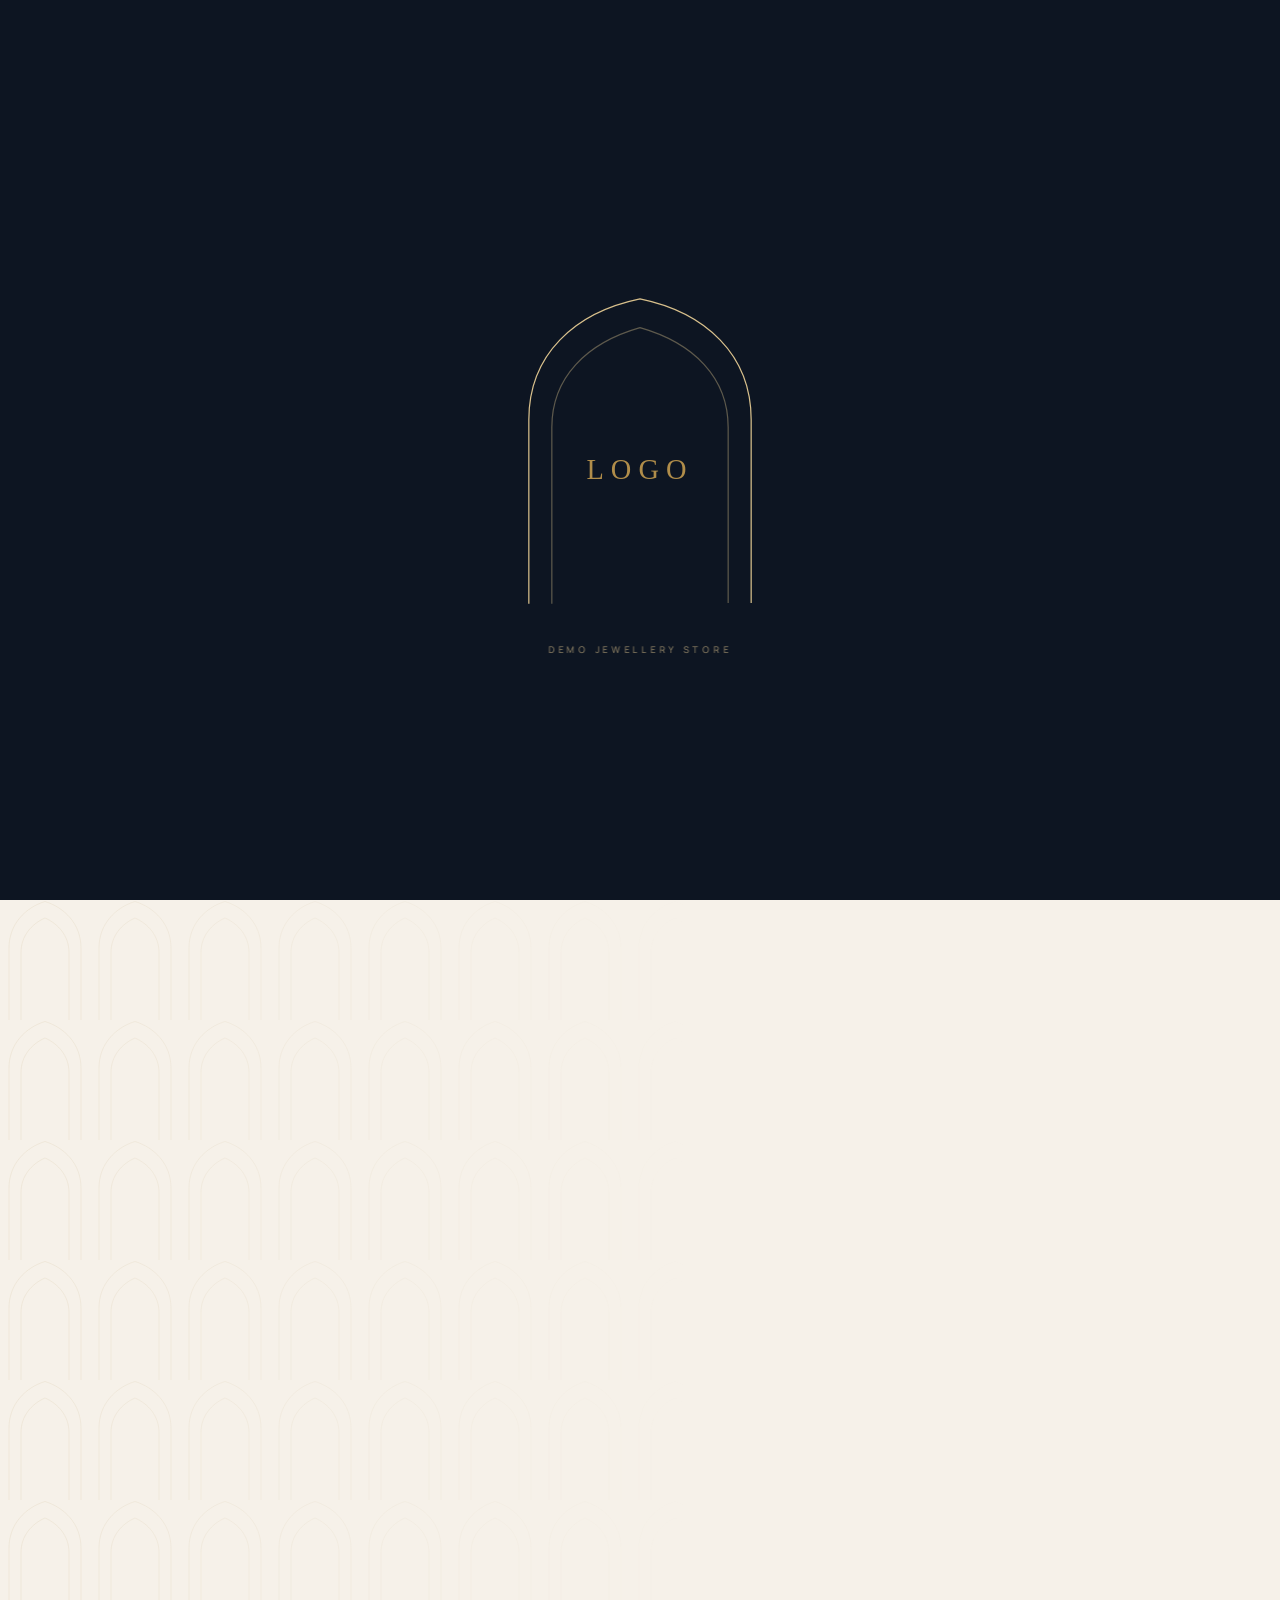
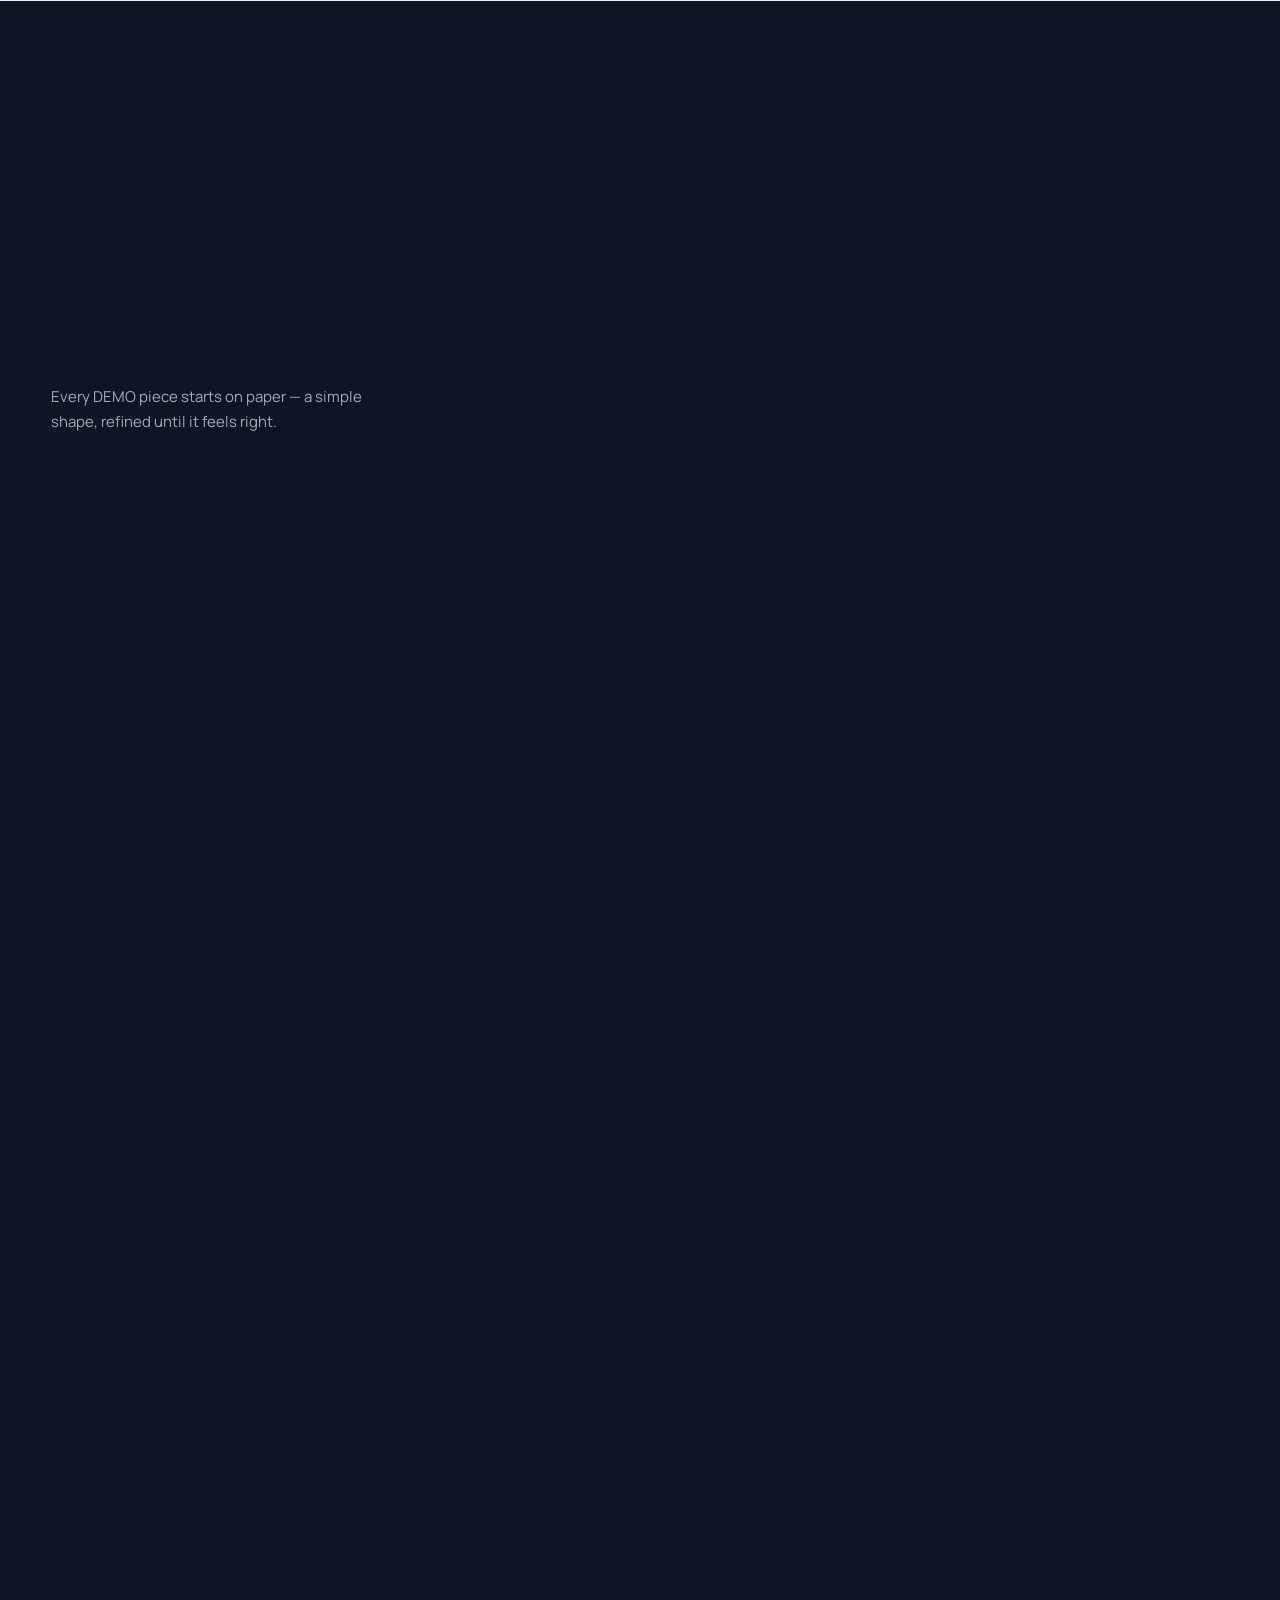
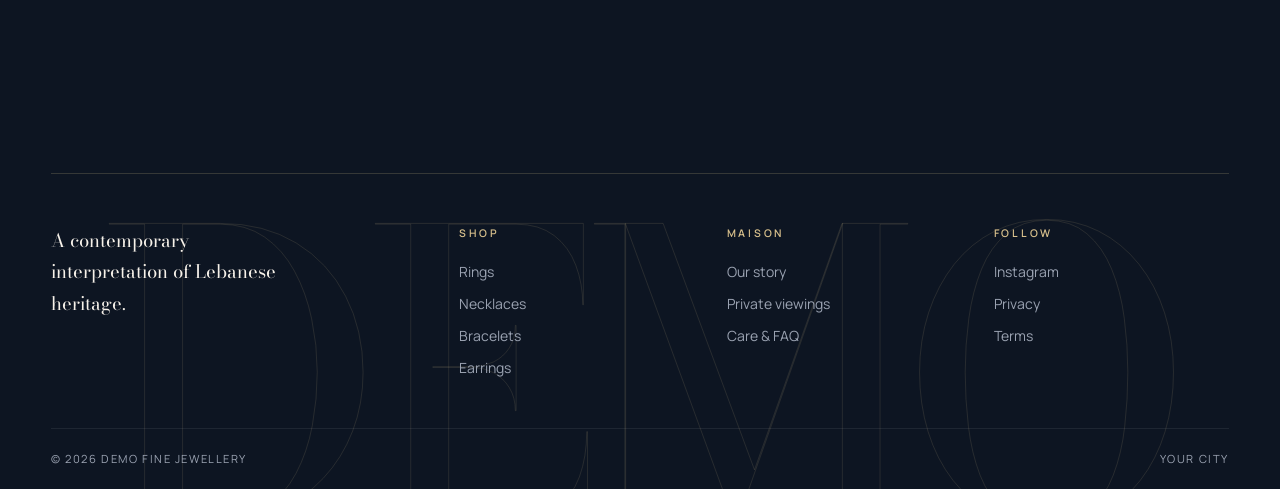
<file: index.html>
<!doctype html>
<html lang="en">
<head>
<meta charset="utf-8">
<meta name="viewport" content="width=device-width, initial-scale=1">
<title>DEMO Fine Jewellery — Collection One</title>
<meta name="description" content="DEMO — contemporary fine jewellery for everyday wear.">
<link rel="icon" href="assets/images/favicon.svg">
<link rel="preconnect" href="https://fonts.googleapis.com">
<link rel="preconnect" href="https://fonts.gstatic.com" crossorigin>
<link href="https://fonts.googleapis.com/css2?family=Bodoni+Moda:ital,opsz,wght@0,6..96,400..600;1,6..96,400..600&family=Manrope:wght@400;500;600&display=swap" rel="stylesheet">
<link rel="stylesheet" href="assets/css/style.css">
</head>
<body class="is-home" data-page="home">

<main>
  <!-- HERO -->
  <section class="hero" id="hero">
    <div class="hero__media">
    </div>
    <a href="#intro" class="hero__scroll hero__fade">Scroll<i></i></a>
    <div class="hero__meta hero__fade">Collection N°01<br>Spring Edition</div>
    <div class="container hero__content">
      <span class="eyebrow line hero__fade" style="color:var(--gold-3)">The new collection</span>
      <h1 class="display hero__title">
        <span class="line"><span>Shine</span></span>
        <span class="line"><span>your <em>way</em></span></span>
      </h1>
      <div class="hero__row hero__fade">
        <p>Simple, modern jewellery designed for everyday moments and the stories you create.</p>
        <div class="hero__ctas">
          <a href="shop.html" class="btn btn--light">Shop the collection</a>
          <a href="#maison" class="btn btn--light" style="border-color:transparent">Our story →</a>
        </div>
      </div>
    </div>
  </section>

  <!-- INTRO · three arched windows -->
  <section class="intro pad s-ivory bg-arches" id="intro">
    <div class="container intro__grid">
      <div class="intro__text">
        <p class="t-label" data-r><svg class="icon-arch" viewBox="0 0 60 80" fill="none" stroke="currentColor" stroke-width="5" aria-hidden="true"><path d="M6 78V32C6 16 17 5 30 1c13 4 24 15 24 31v46"/></svg>Collection I</p>
        <h2 class="t-title" data-r="words">Echoes your <em>way</em></h2>
        <div class="prose" data-r><p>Each piece is designed to be worn daily, treasured, and passed on.</p></div>
        <a class="btn" href="shop.html" data-r>Discover the collection</a>
      </div>
      <div class="intro__arches">
        <div class="col-side" data-speed=".05">
          <figure class="arch-frame arch-frame--white" data-r="arch" style="--z:1.3"></figure>
        </div>
        <div class="col-main" data-speed="-.03">
          <figure class="arch-frame" data-r="arch" style="transition-delay:.15s"></figure>
        </div>
        <div class="col-side" data-speed=".09">
          <figure class="arch-frame arch-frame--white" data-r="arch" style="--z:1.05;transition-delay:.3s"></figure>
        </div>
      </div>
    </div>
  </section>

  <!-- CRAFT · pinned: from sketch to jewel -->
  <section class="craft s-navy" id="craft" aria-label="From sketch to jewel">
    <div class="craft__sticky">
      <div class="container craft__grid">
        <div>
          <p class="t-label" style="color:var(--gold-3)" data-r><svg class="icon-arch" viewBox="0 0 60 80" fill="none" stroke="currentColor" stroke-width="5" aria-hidden="true"><path d="M6 78V32C6 16 17 5 30 1c13 4 24 15 24 31v46"/></svg>From sketch to jewel</p>
          <div class="craft__steps">
            <div class="craft__step on">
              <h2 class="t-title" data-r="words">It begins as a <em>sketch</em>.</h2>
              <p class="fade">Every DEMO piece starts on paper — a simple shape, refined until it feels right.</p>
            </div>
            <div class="craft__step">
              <h2 class="t-title" data-r="words">Then it becomes <em>gold</em>.</h2>
              <p class="fade">The drawing is translated into metal and stones, detail by detail, until it catches the light.</p>
            </div>
            <div class="craft__step">
              <h2 class="t-title" data-r="words">Made to be <em>passed on</em>.</h2>
              <p class="fade">The Aurora Bangle — designed to be worn every day, and treasured for generations.</p>
              <p class="fade" style="margin-top:2rem"><a class="link" href="product.html?id=archways-bangle" style="color:var(--gold-3)">Discover the piece</a></p>
            </div>
          </div>
          <div class="craft__nav" data-r><span class="on">Sketch</span><i></i><span>Gold</span><i></i><span>Heirloom</span></div>
        </div>
        <div class="craft__frame" data-r="fade">
          
          <div class="craft__reveal"></div>
        </div>
      </div>
    </div>
  </section>

  <!-- SIGNATURE PIECES -->
  <section class="pad s-ivory">
    <div class="container">
      <div class="head-row">
        <div>
          <p class="t-label" data-r><svg class="icon-arch" viewBox="0 0 60 80" fill="none" stroke="currentColor" stroke-width="5" aria-hidden="true"><path d="M6 78V32C6 16 17 5 30 1c13 4 24 15 24 31v46"/></svg>Signature pieces</p>
          <h2 class="t-title" data-r="words">Worn every day, <em>kept forever</em>.</h2>
        </div>
        <a class="link" href="shop.html" data-r>Shop all pieces</a>
      </div>
      <div class="grid-4" id="pieces"></div>
    </div>
  </section>

  <!-- STORY -->
  <section class="story pad s-sand" id="maison">
    <svg class="story__draw arch-line" data-r="draw" viewBox="0 0 600 800" aria-hidden="true">
      <path pathLength="1" d="M20 800V310C20 150 140 38 300 4c160 34 280 146 280 306v490"/>
      <path pathLength="1" d="M84 800V330C84 200 178 108 300 76c122 32 216 124 216 254v470"/>
      <path pathLength="1" d="M150 800V360c0-92 64-160 150-186 86 26 150 94 150 186v440"/>
    </svg>
    <div class="container">
      <p class="t-label" data-r><svg class="icon-arch" viewBox="0 0 60 80" fill="none" stroke="currentColor" stroke-width="5" aria-hidden="true"><path d="M6 78V32C6 16 17 5 30 1c13 4 24 15 24 31v46"/></svg>The founder</p>
      <blockquote class="t-title story__quote" data-r="words">“More than jewellery, DEMO is a way of marking the moments that <em>matter</em>.”</blockquote>
      <div class="story__cols prose" data-stagger="140">
        <p data-r>Some passions begin long before we name them. Since childhood, I have been fascinated by design, gemstones and the small details that make a piece special.</p>
        <div data-r>
          <p>Years later, those ideas turned into sketches, and the sketches into DEMO — a contemporary take on classic jewellery.</p>
          <a class="link" href="contact.html">Book a private viewing</a>
        </div>
      </div>
      <div class="values" data-stagger="130">
        <span class="rule" data-r="line"></span>
        <div data-r><h3 class="t-sub"><svg class="icon-arch" viewBox="0 0 60 80" fill="none" stroke="currentColor" stroke-width="5" aria-hidden="true"><path d="M6 78V32C6 16 17 5 30 1c13 4 24 15 24 31v46"/></svg>Thoughtful design</h3><p>Every form begins with a simple idea, refined until it feels effortless.</p></div>
        <div data-r><h3 class="t-sub"><svg class="icon-arch" viewBox="0 0 60 80" fill="none" stroke="currentColor" stroke-width="5" aria-hidden="true"><path d="M6 78V32C6 16 17 5 30 1c13 4 24 15 24 31v46"/></svg>Quality craft</h3><p>Each detail is shaped with precision and care, from the first sketch to the final polish.</p></div>
        <div data-r><h3 class="t-sub"><svg class="icon-arch" viewBox="0 0 60 80" fill="none" stroke="currentColor" stroke-width="5" aria-hidden="true"><path d="M6 78V32C6 16 17 5 30 1c13 4 24 15 24 31v46"/></svg>Built to last</h3><p>Timeless pieces created to be treasured, and handed down to the next generation.</p></div>
      </div>
    </div>
  </section>
</main>

<script src="assets/js/app.js"></script>
<script>
  document.getElementById("pieces").innerHTML = PRODUCTS.slice(0, 4).map((p, i) => card(p, i)).join("");
</script>
</body>
</html>
</file>
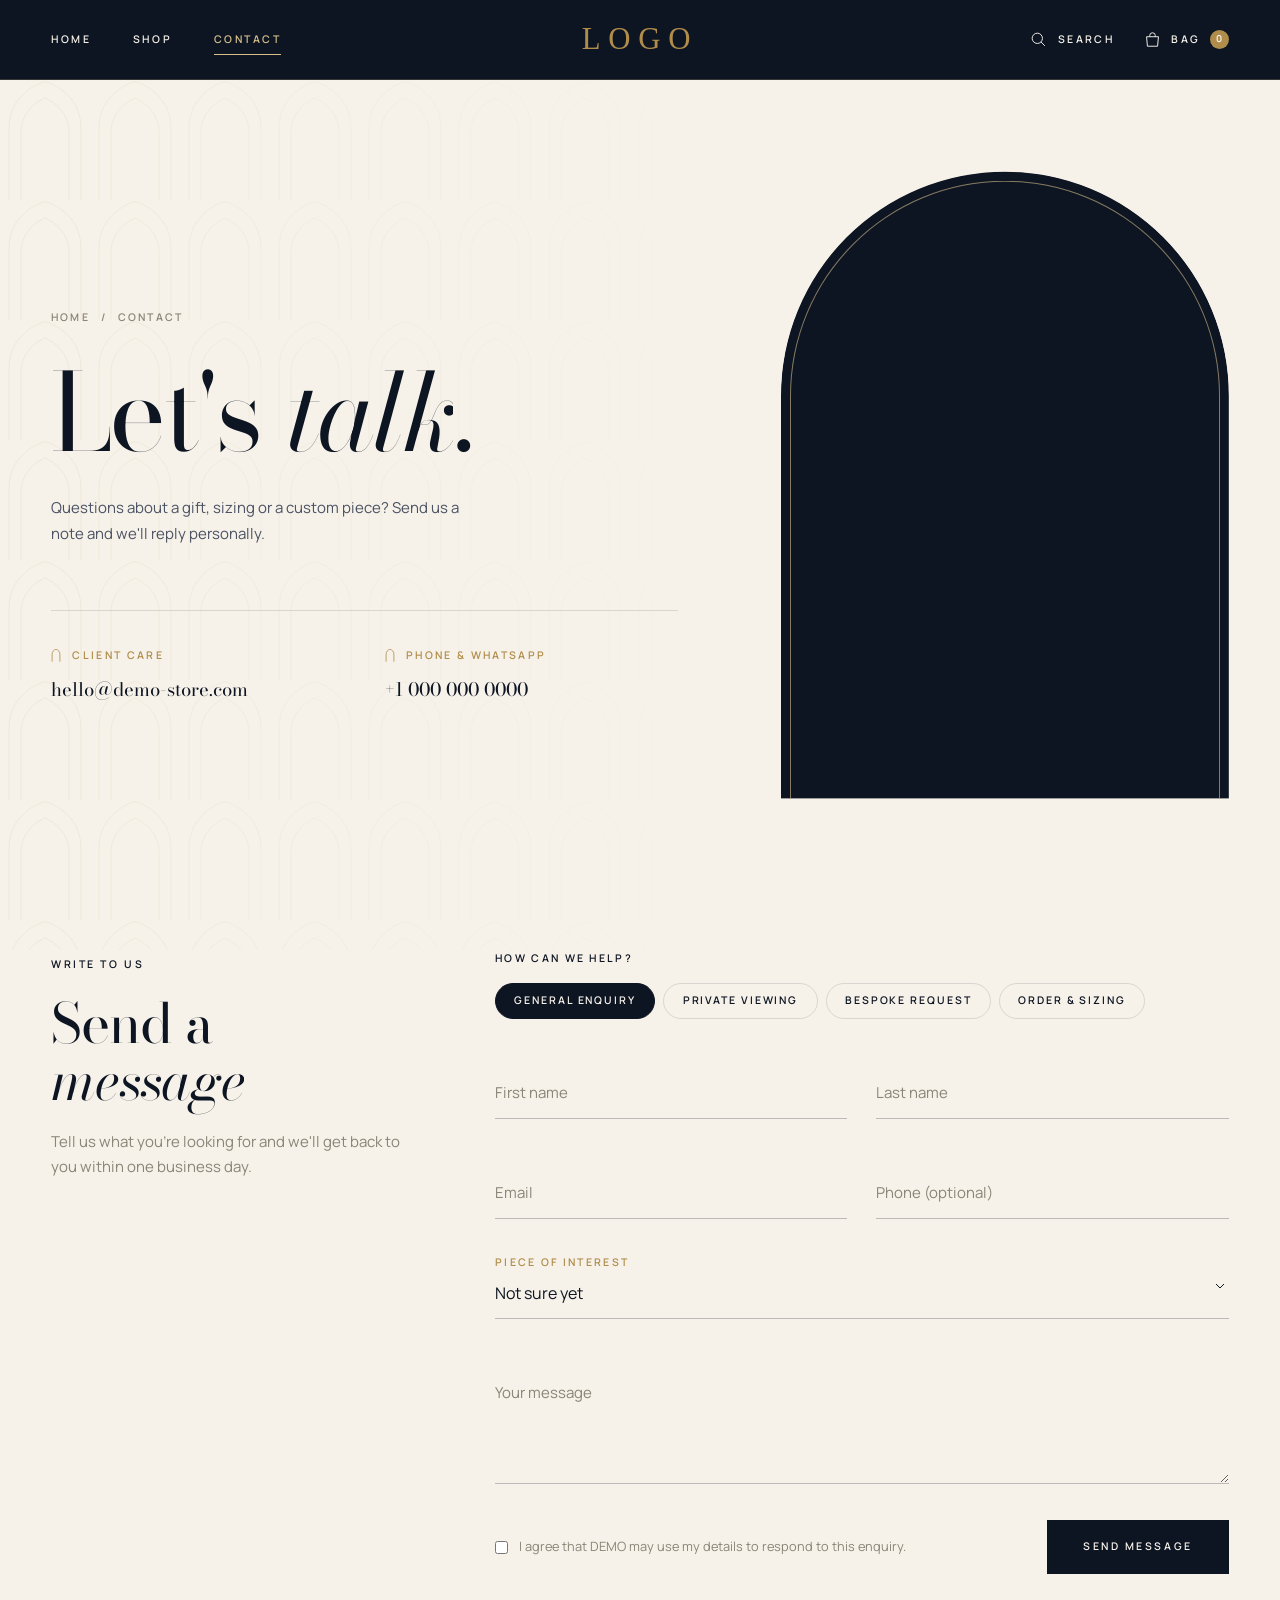
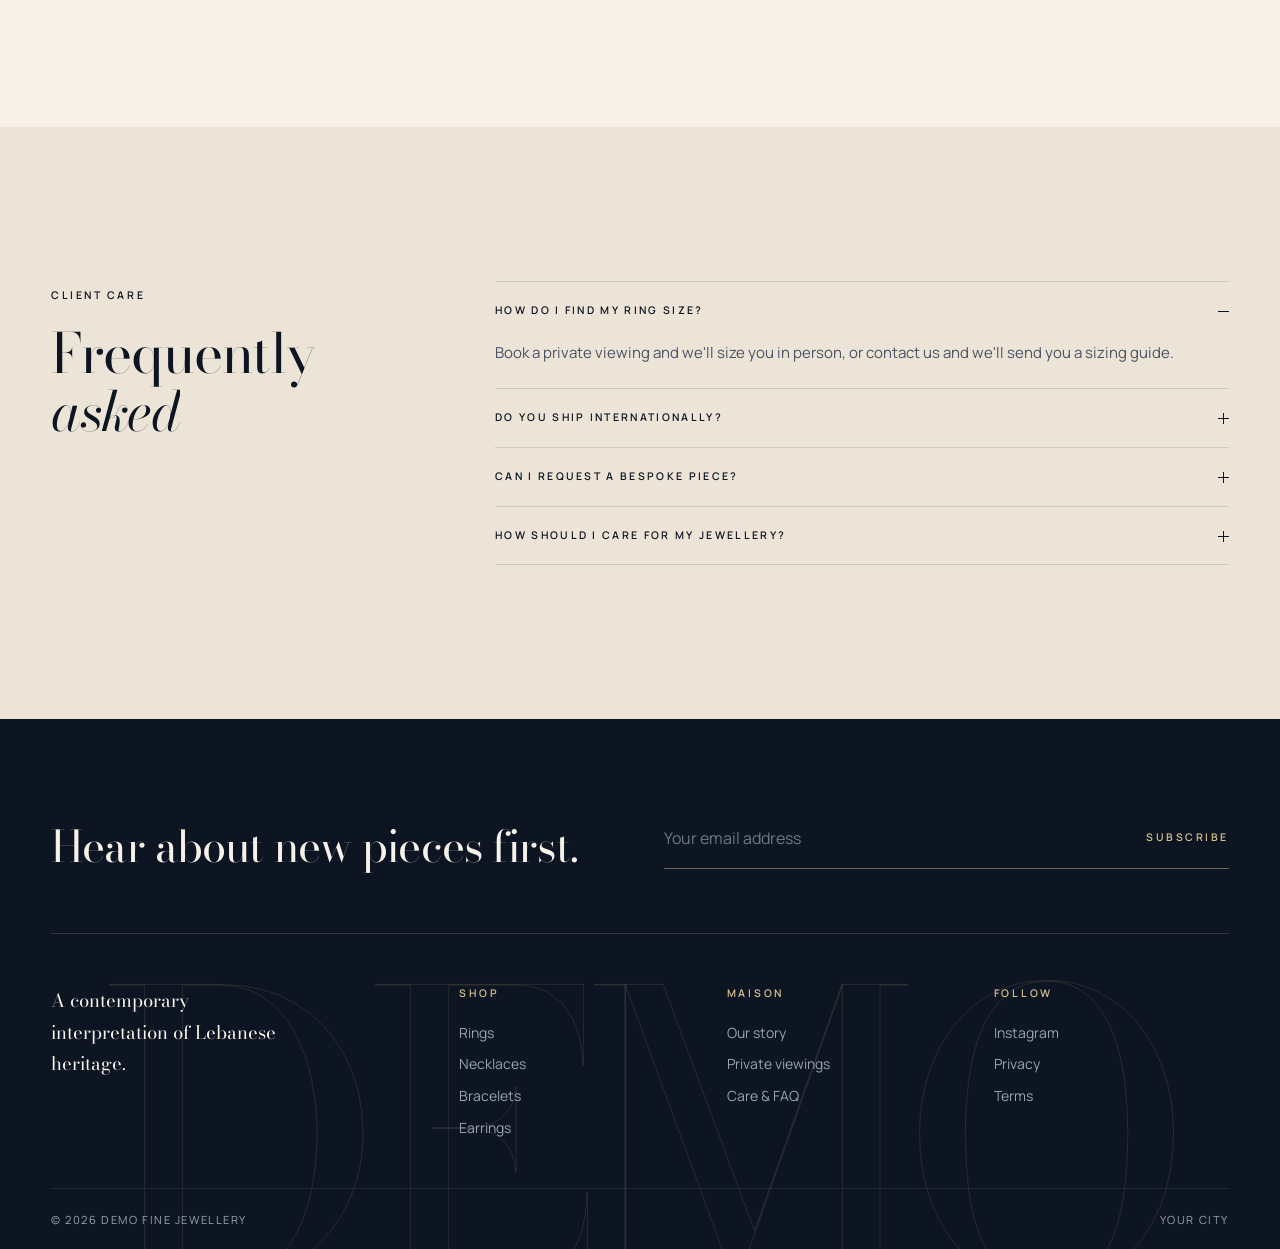
<file: contact.html>
<!doctype html>
<html lang="en">
<head>
<meta charset="utf-8">
<meta name="viewport" content="width=device-width, initial-scale=1">
<title>Contact — DEMO Fine Jewellery</title>
<meta name="description" content="Contact DEMO Fine Jewellery — private viewings, bespoke requests and client care.">
<link rel="icon" href="assets/images/favicon.svg">
<link rel="preconnect" href="https://fonts.googleapis.com">
<link rel="preconnect" href="https://fonts.gstatic.com" crossorigin>
<link href="https://fonts.googleapis.com/css2?family=Bodoni+Moda:ital,opsz,wght@0,6..96,400..600;1,6..96,400..600&family=Manrope:wght@400;500;600&display=swap" rel="stylesheet">
<link rel="stylesheet" href="assets/css/style.css">
</head>
<body data-page="contact">

<main>
  <section class="contact-hero s-ivory bg-arches">
    <div class="container contact-hero__grid">
      <div>
        <nav class="crumbs" aria-label="Breadcrumb"><a href="index.html">Home</a><span>/</span><span>Contact</span></nav>
        <h1 class="t-display" data-r="words">Let's <em>talk</em>.</h1>
        <div class="prose" data-r><p>Questions about a gift, sizing or a custom piece? Send us a note and we'll reply personally.</p></div>
        <div class="info" data-stagger="110">
          <div data-r><h4><svg class="icon-arch" viewBox="0 0 60 80" fill="none" stroke="currentColor" stroke-width="5" aria-hidden="true"><path d="M6 78V32C6 16 17 5 30 1c13 4 24 15 24 31v46"/></svg>Client care</h4><a href="mailto:hello@demo-store.com">hello@demo-store.com</a></div>
          <div data-r><h4><svg class="icon-arch" viewBox="0 0 60 80" fill="none" stroke="currentColor" stroke-width="5" aria-hidden="true"><path d="M6 78V32C6 16 17 5 30 1c13 4 24 15 24 31v46"/></svg>Phone &amp; WhatsApp</h4><a href="tel:+10000000000">+1 000 000 0000</a></div>
          <div data-r><h4><svg class="icon-arch" viewBox="0 0 60 80" fill="none" stroke="currentColor" stroke-width="5" aria-hidden="true"><path d="M6 78V32C6 16 17 5 30 1c13 4 24 15 24 31v46"/></svg>Atelier</h4><p>Your City — by appointment</p></div>
          <div data-r><h4><svg class="icon-arch" viewBox="0 0 60 80" fill="none" stroke="currentColor" stroke-width="5" aria-hidden="true"><path d="M6 78V32C6 16 17 5 30 1c13 4 24 15 24 31v46"/></svg>Instagram</h4><a href="https://www.instagram.com/demo.store" target="_blank" rel="noopener">@demo.store</a></div>
        </div>
      </div>
      <div data-speed="-.05">
        <figure class="arch-frame" data-r="arch"></figure>
      </div>
    </div>
  </section>

  <section class="pad s-ivory" style="padding-top:0">
    <div class="container form-wrap">
      <div>
        <p class="t-label" data-r>Write to us</p>
        <h2 class="t-title" data-r="words">Send a <em>message</em></h2>
        <p class="muted" data-r>Tell us what you're looking for and we'll get back to you within one business day.</p>
      </div>

      <div>
        <form class="form" id="contactForm" novalidate>
          <div class="full" data-r>
            <div class="opt__label"><span>How can we help?</span></div>
            <div class="topics" id="topics">
              <button type="button" class="chip active" data-topic="General enquiry">General enquiry</button>
              <button type="button" class="chip" data-topic="Private viewing">Private viewing</button>
              <button type="button" class="chip" data-topic="Bespoke request">Bespoke request</button>
              <button type="button" class="chip" data-topic="Order & sizing">Order &amp; sizing</button>
            </div>
          </div>
          <div class="fld" data-r><input id="fn" name="first" placeholder=" " required autocomplete="given-name"><label for="fn">First name</label><span class="bar"></span><div class="err">Please enter your first name.</div></div>
          <div class="fld" data-r><input id="ln" name="last" placeholder=" " required autocomplete="family-name"><label for="ln">Last name</label><span class="bar"></span><div class="err">Please enter your last name.</div></div>
          <div class="fld" data-r><input id="em" name="email" type="email" placeholder=" " required autocomplete="email"><label for="em">Email</label><span class="bar"></span><div class="err">Please enter a valid email.</div></div>
          <div class="fld" data-r><input id="ph" name="phone" type="tel" placeholder=" " autocomplete="tel"><label for="ph">Phone (optional)</label><span class="bar"></span></div>
          <div class="fld full" data-r><select id="pc" name="piece"><option value="">Not sure yet</option></select><label for="pc">Piece of interest</label><span class="bar"></span></div>
          <div class="fld full" data-r><textarea id="msg" name="message" placeholder=" " required></textarea><label for="msg">Your message</label><span class="bar"></span><div class="err">Please tell us a little about your request.</div></div>
          <div class="full form__foot" data-r>
            <label class="check"><input type="checkbox" id="consent"> I agree that DEMO may use my details to respond to this enquiry.</label>
            <button class="btn" type="submit">Send message</button>
          </div>
        </form>
        <div class="form-done" id="formDone">
          <p class="t-label gold">Message received</p>
          <h2 class="t-title">Thank you, <em id="doneName"></em>.</h2>
          <p class="muted" style="margin-bottom:2rem">We'll be in touch personally within one business day.</p>
          <a class="btn" href="shop.html">Explore the collection</a>
        </div>
      </div>
    </div>
  </section>

  <section class="pad s-sand" id="faq">
    <div class="container faq__grid">
      <div>
        <p class="t-label" data-r>Client care</p>
        <h2 class="t-title" data-r="words">Frequently <em>asked</em></h2>
      </div>
      <div class="accs" data-r style="margin-top:0">
        <details class="acc" open><summary>How do I find my ring size? <i></i></summary><div class="acc__body">Book a private viewing and we'll size you in person, or contact us and we'll send you a sizing guide.</div></details>
        <details class="acc"><summary>Do you ship internationally? <i></i></summary><div class="acc__body">Yes — every order ships insured, with tracking to your door.</div></details>
        <details class="acc"><summary>Can I request a bespoke piece? <i></i></summary><div class="acc__body">Choose “Bespoke request” above and tell us about your idea. We'll arrange a consultation to sketch it together.</div></details>
        <details class="acc"><summary>How should I care for my jewellery? <i></i></summary><div class="acc__body">Store each piece separately in its pouch, avoid perfume and chlorine, and wipe gently with a soft, dry cloth.</div></details>
      </div>
    </div>
  </section>
</main>

<script src="assets/js/app.js"></script>
<script>
  const form = document.getElementById("contactForm");
  const pieceSelect = document.getElementById("pc");
  pieceSelect.insertAdjacentHTML("beforeend", PRODUCTS.map(p => `<option>${p.name}</option>`).join(""));
  const preset = byId(new URLSearchParams(location.search).get("piece"));
  if (preset) pieceSelect.value = preset.name;

  let topic = preset ? "Private viewing" : "General enquiry";
  const topics = document.getElementById("topics");
  const setTopic = t => { topic = t; topics.querySelectorAll("[data-topic]").forEach(x => x.classList.toggle("active", x.dataset.topic === t)); };
  setTopic(topic);
  topics.addEventListener("click", e => { const b = e.target.closest("[data-topic]"); if (b) setTopic(b.dataset.topic); });

  form.querySelectorAll("input,textarea").forEach(el => el.addEventListener("input", () => el.closest(".fld")?.classList.remove("invalid")));

  form.addEventListener("submit", e => {
    e.preventDefault();
    let ok = true;
    form.querySelectorAll(".fld [required]").forEach(el => {
      const bad = !el.value.trim() || (el.type === "email" && !/^\S+@\S+\.\S+$/.test(el.value));
      el.closest(".fld").classList.toggle("invalid", bad);
      if (bad) ok = false;
    });
    if (!document.getElementById("consent").checked){ ok = false; toast("Please accept the consent box"); }
    if (!ok) return;
    // TODO: connect to a form backend (Shopify contact form, Formspree, etc.)
    document.getElementById("doneName").textContent = form.first.value.trim();
    form.style.display = "none";
    document.getElementById("formDone").classList.add("show");
  });
</script>
</body>
</html>
</file>
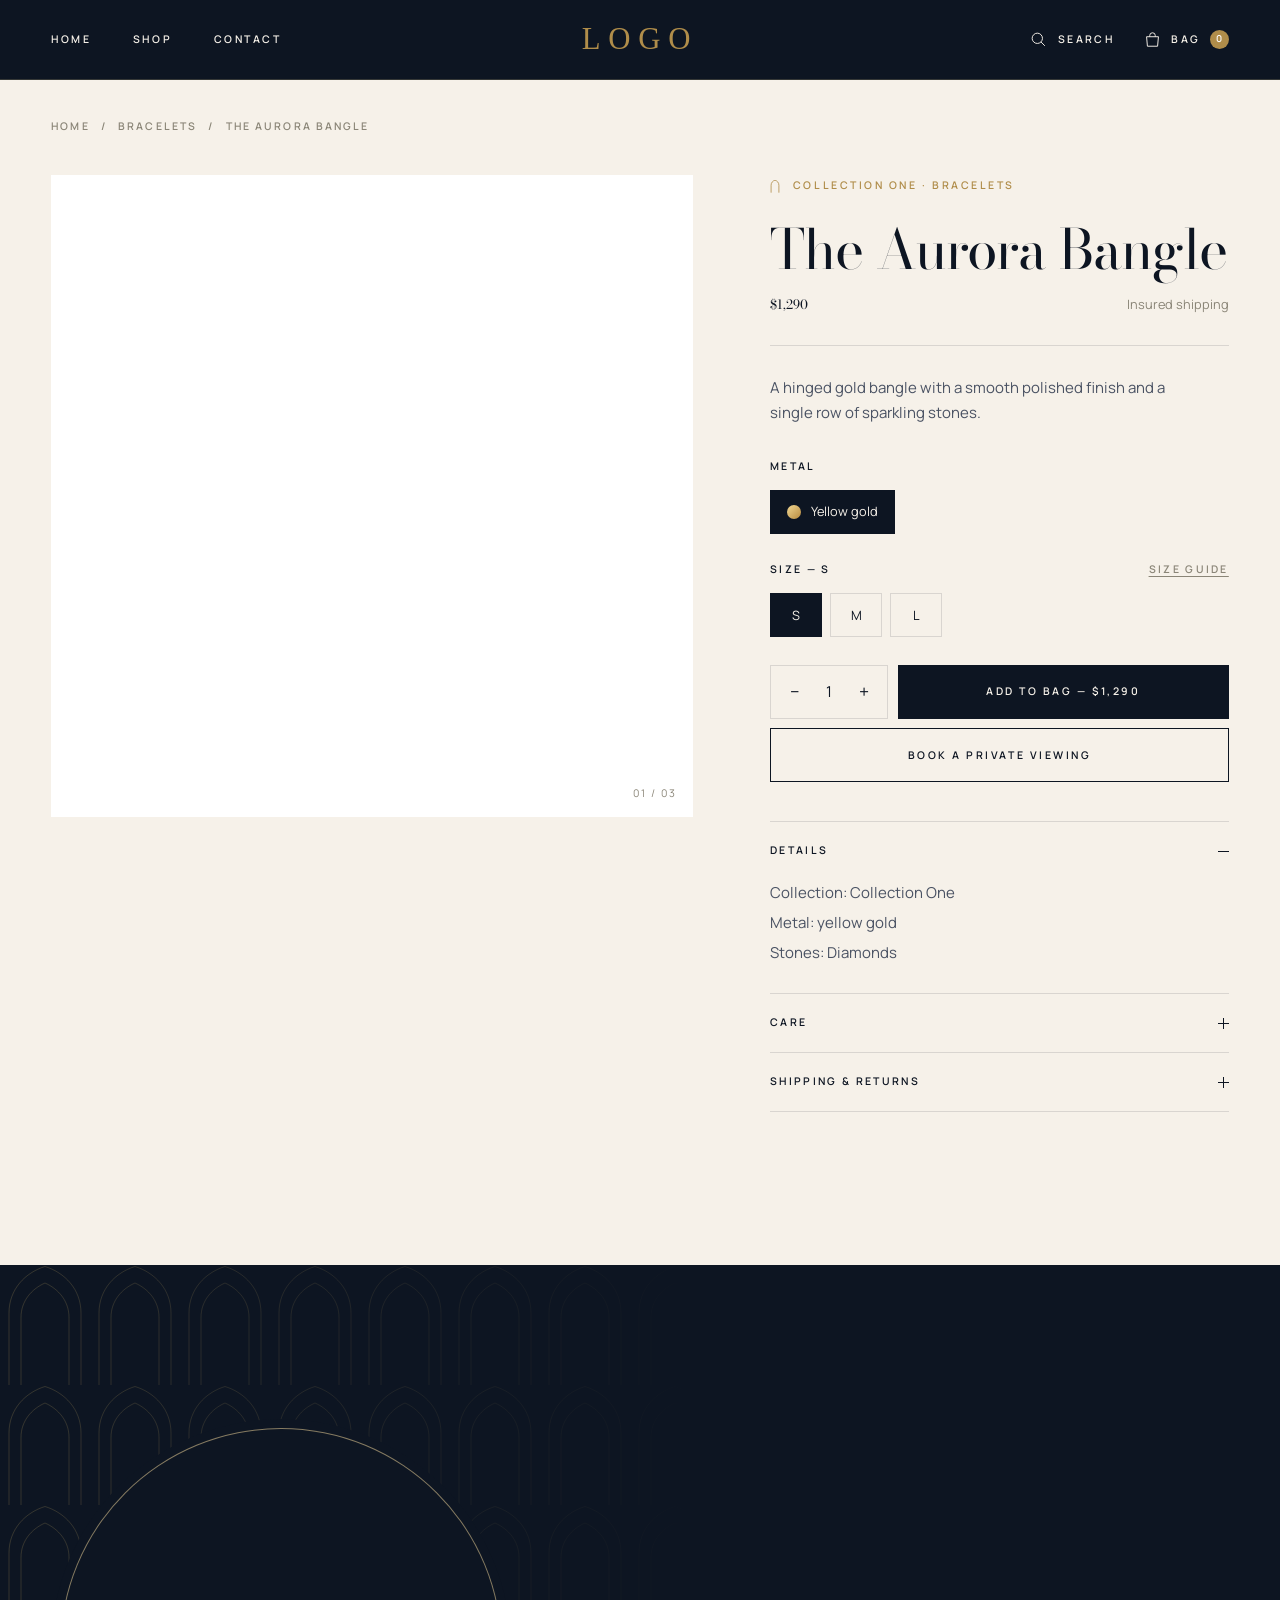
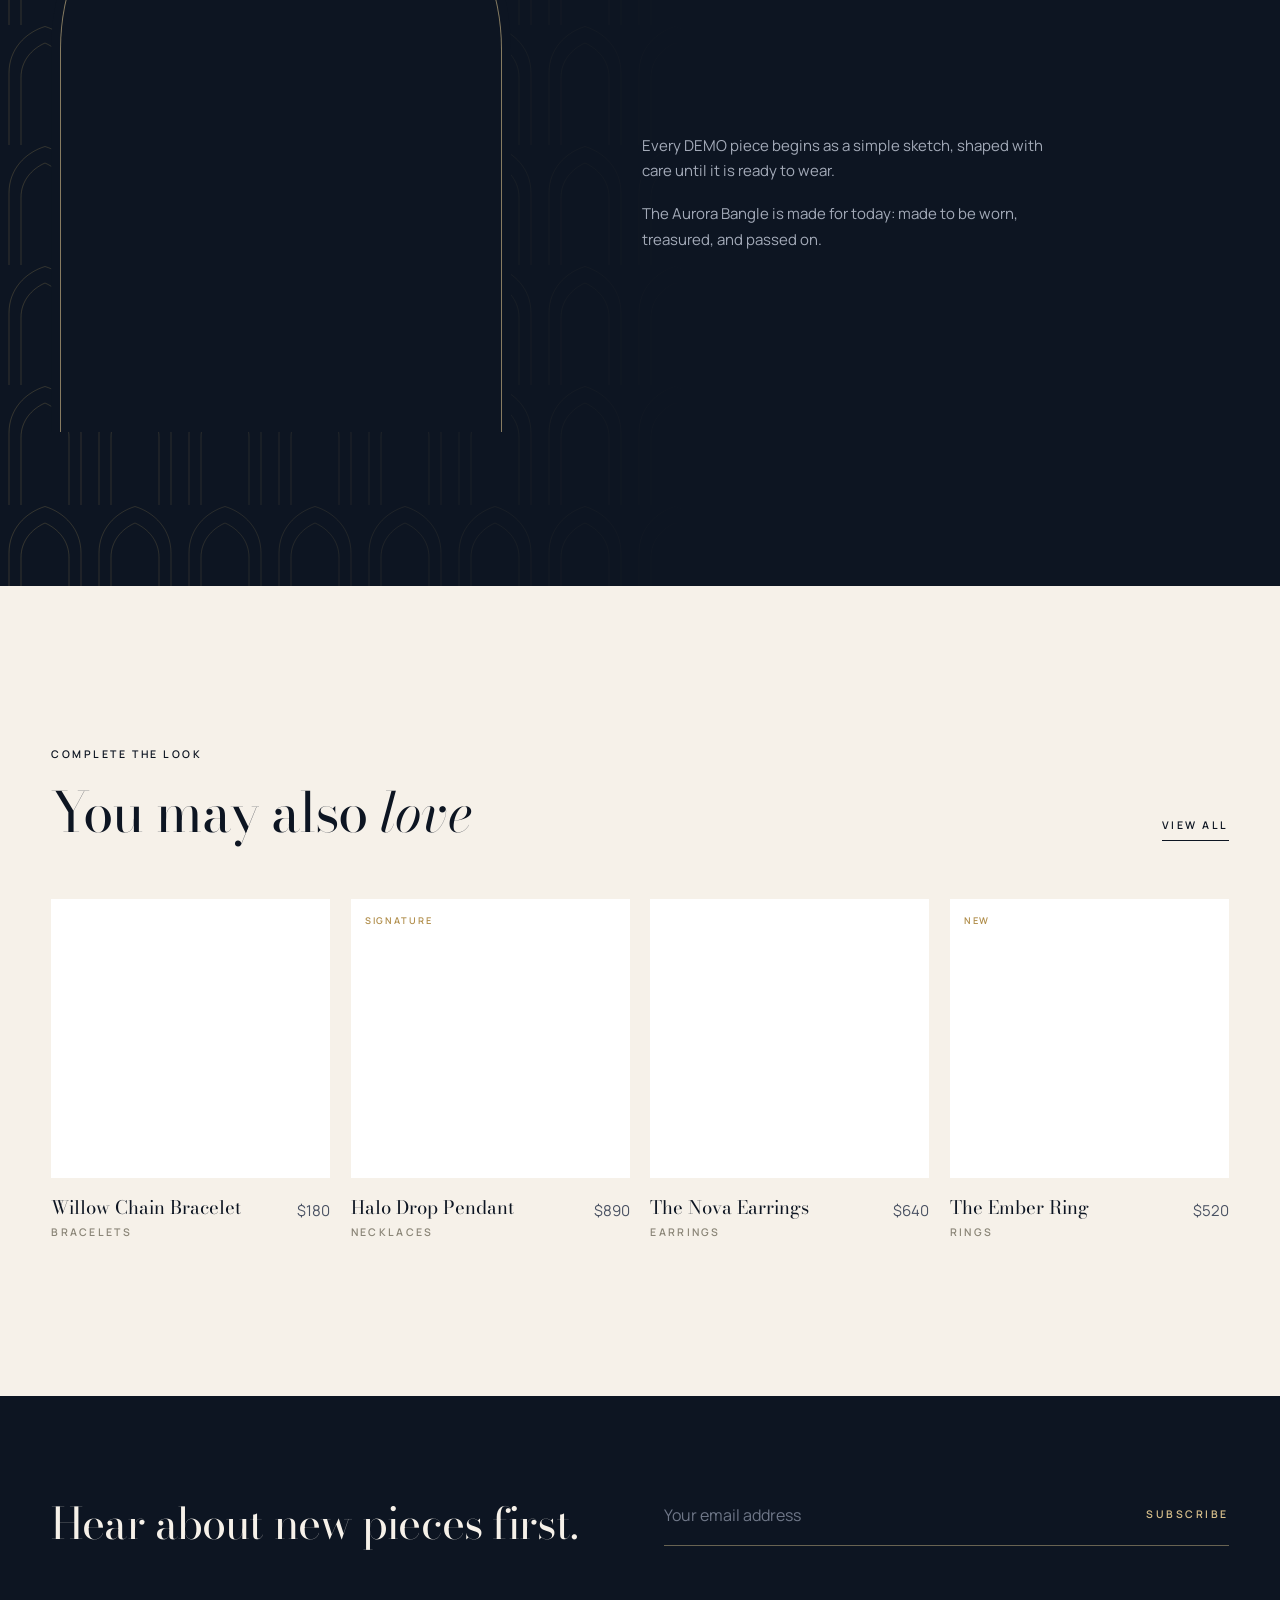
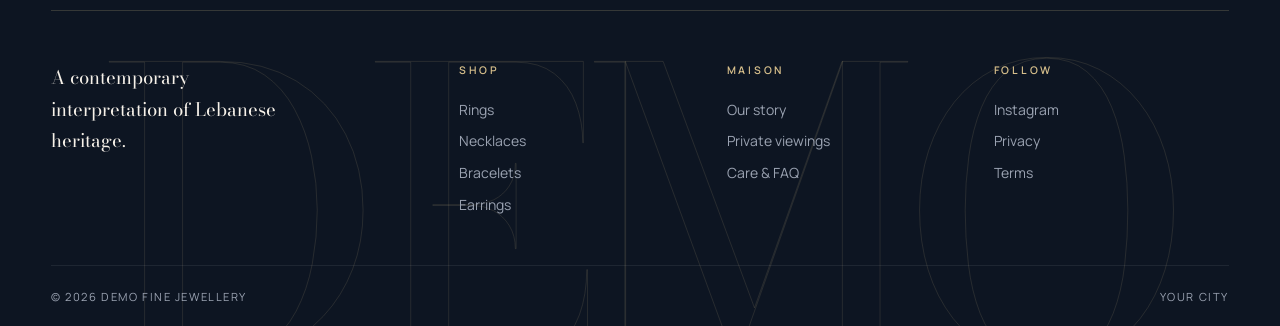
<file: product.html>
<!doctype html>
<html lang="en">
<head>
<meta charset="utf-8">
<meta name="viewport" content="width=device-width, initial-scale=1">
<title>DEMO Fine Jewellery</title>
<link rel="icon" href="assets/images/favicon.svg">
<link rel="preconnect" href="https://fonts.googleapis.com">
<link rel="preconnect" href="https://fonts.gstatic.com" crossorigin>
<link href="https://fonts.googleapis.com/css2?family=Bodoni+Moda:ital,opsz,wght@0,6..96,400..600;1,6..96,400..600&family=Manrope:wght@400;500;600&display=swap" rel="stylesheet">
<link rel="stylesheet" href="assets/css/style.css">
</head>
<body data-page="product">

<main>
  <div class="container" style="padding-top:clamp(28px,3vw,44px)">
    <nav class="crumbs" aria-label="Breadcrumb" id="crumbs" style="margin-bottom:0"></nav>
  </div>

  <div class="container pdp" id="pdp"></div>

  <section class="piece-story pad s-navy bg-arches">
    <div class="container piece-story__grid" id="pieceStory"></div>
  </section>

  <section class="pad s-ivory">
    <div class="container">
      <div class="head-row">
        <div><p class="t-label" data-r>Complete the look</p><h2 class="t-title" data-r="words">You may also <em>love</em></h2></div>
        <a class="link" href="shop.html" data-r>View all</a>
      </div>
      <div class="grid-4" id="related"></div>
    </div>
  </section>
</main>

<script src="assets/js/app.js"></script>
<script>
  const piece = byId(new URLSearchParams(location.search).get("id")) || PRODUCTS[0];
  document.title = `${piece.name} — DEMO Fine Jewellery`;

  // gallery shots: studio shot, hover shot, sketch — each with its own zoom
  const shots = [
    { src: piece.img, z: piece.z || 1 },
    piece.alt && { src: piece.alt, z: piece.altCover ? 1 : (piece.az || 1), cover: piece.altCover },
    piece.sketch && { src: piece.sketch, z: 1, cover: true },
  ].filter(Boolean);
  const pad = n => String(n).padStart(2, "0");
  const archIcon = ICON.arch;

  document.getElementById("crumbs").innerHTML =
    `<a href="index.html">Home</a><span>/</span><a href="shop.html?cat=${piece.cat}">${piece.cat}</a><span>/</span><span>${piece.name}</span>`;

  document.getElementById("pdp").innerHTML = `
    <div class="gallery" data-r>
      <div class="stage" id="stage" style="--z:${shots[0].z}">
        
        <span class="stage__count" id="stageCount">01 / ${pad(shots.length)}</span>
      </div>
    </div>

    <div class="buy">
      <p class="t-label gold" data-r>${archIcon}Collection One · ${piece.cat}</p>
      <h1 class="t-title" data-r="words">${piece.name}</h1>
      <div class="buy__price" data-r><span class="t-sub" style="color:var(--text)">${money(piece.price)}</span><span>Insured shipping</span></div>
      <div class="prose" data-r><p>${piece.desc}</p></div>

      <div data-r>
        <div class="opt">
          <div class="opt__label"><span>Metal</span></div>
          <div class="swatches"><button class="swatch active metal"><i></i>Yellow gold</button></div>
        </div>
        <div class="opt">
          <div class="opt__label"><span>Size — <span id="sizeLbl">${piece.sizes[0]}</span></span>${piece.sizes.length > 1 ? `<a href="contact.html?piece=${piece.id}">Size guide</a>` : ""}</div>
          <div class="swatches" id="sizes">${piece.sizes.map((s, i) => `<button class="swatch ${i ? "" : "active"}" data-size="${s}">${s}</button>`).join("")}</div>
        </div>
        <div class="buy__row">
          <div class="qty"><button id="qMinus" aria-label="Decrease">−</button><span id="qVal">1</span><button id="qPlus" aria-label="Increase">+</button></div>
          <button class="btn" id="addBtn">Add to bag — ${money(piece.price)}</button>
        </div>
        <a class="btn btn--ghost btn--block" href="contact.html?piece=${piece.id}">Book a private viewing</a>
      </div>

      <div class="accs" data-r>
        <details class="acc" open><summary>Details <i></i></summary><div class="acc__body"><ul>
          <li>Collection: Collection One</li><li>Metal: yellow gold</li><li>Stones: ${piece.stones}</li>
        </ul></div></details>
        <details class="acc"><summary>Care <i></i></summary><div class="acc__body">Store your piece in its pouch, away from other jewellery. Remove before swimming or applying perfume, and clean gently with a soft, dry cloth.</div></details>
        <details class="acc"><summary>Shipping &amp; returns <i></i></summary><div class="acc__body">Insured worldwide shipping. For returns and exchanges, contact our client care team.</div></details>
      </div>
    </div>`;

  // the story behind the piece — its sketch if we have one, otherwise the piece itself in an arched window
  document.getElementById("pieceStory").innerHTML = `
    <figure class="arch-frame ${piece.sketch ? "" : "arch-frame--white"}" data-r="arch" style="--z:${piece.sketch ? 1 : piece.z || 1}">
      
    </figure>
    <div>
      <p class="t-label" style="color:var(--gold-3)" data-r>The story behind the piece</p>
      <h2 class="t-title" data-r="words">Designed with <em>care</em>.</h2>
      <div class="prose" data-r>
        <p>Every DEMO piece begins as a simple sketch, shaped with care until it is ready to wear.</p>
        <p>${piece.name} is made for today: made to be worn, treasured, and passed on.</p>
      </div>
    </div>`;

  // options
  let size = piece.sizes[0], qty = 1;
  const addBtn = document.getElementById("addBtn");
  document.getElementById("sizes").addEventListener("click", e => {
    const b = e.target.closest("[data-size]"); if (!b) return;
    size = b.dataset.size; document.getElementById("sizeLbl").textContent = size;
    document.querySelectorAll("[data-size]").forEach(x => x.classList.toggle("active", x === b));
  });
  const setQty = n => {
    qty = Math.max(1, Math.min(9, n));
    document.getElementById("qVal").textContent = qty;
    DEMO.setBtn(addBtn, `Add to bag — ${money(piece.price * qty)}`);
  };
  document.getElementById("qMinus").onclick = () => setQty(qty - 1);
  document.getElementById("qPlus").onclick = () => setQty(qty + 1);
  addBtn.onclick = () => { addToBag(piece.id, qty, size); toast(`${piece.name} added`); };

  // related: same category first
  const rel = [...PRODUCTS.filter(x => x.cat === piece.cat && x !== piece), ...PRODUCTS.filter(x => x.cat !== piece.cat)].slice(0, 4);
  document.getElementById("related").innerHTML = rel.map((p, i) => card(p, i)).join("");
</script>
</body>
</html>
</file>
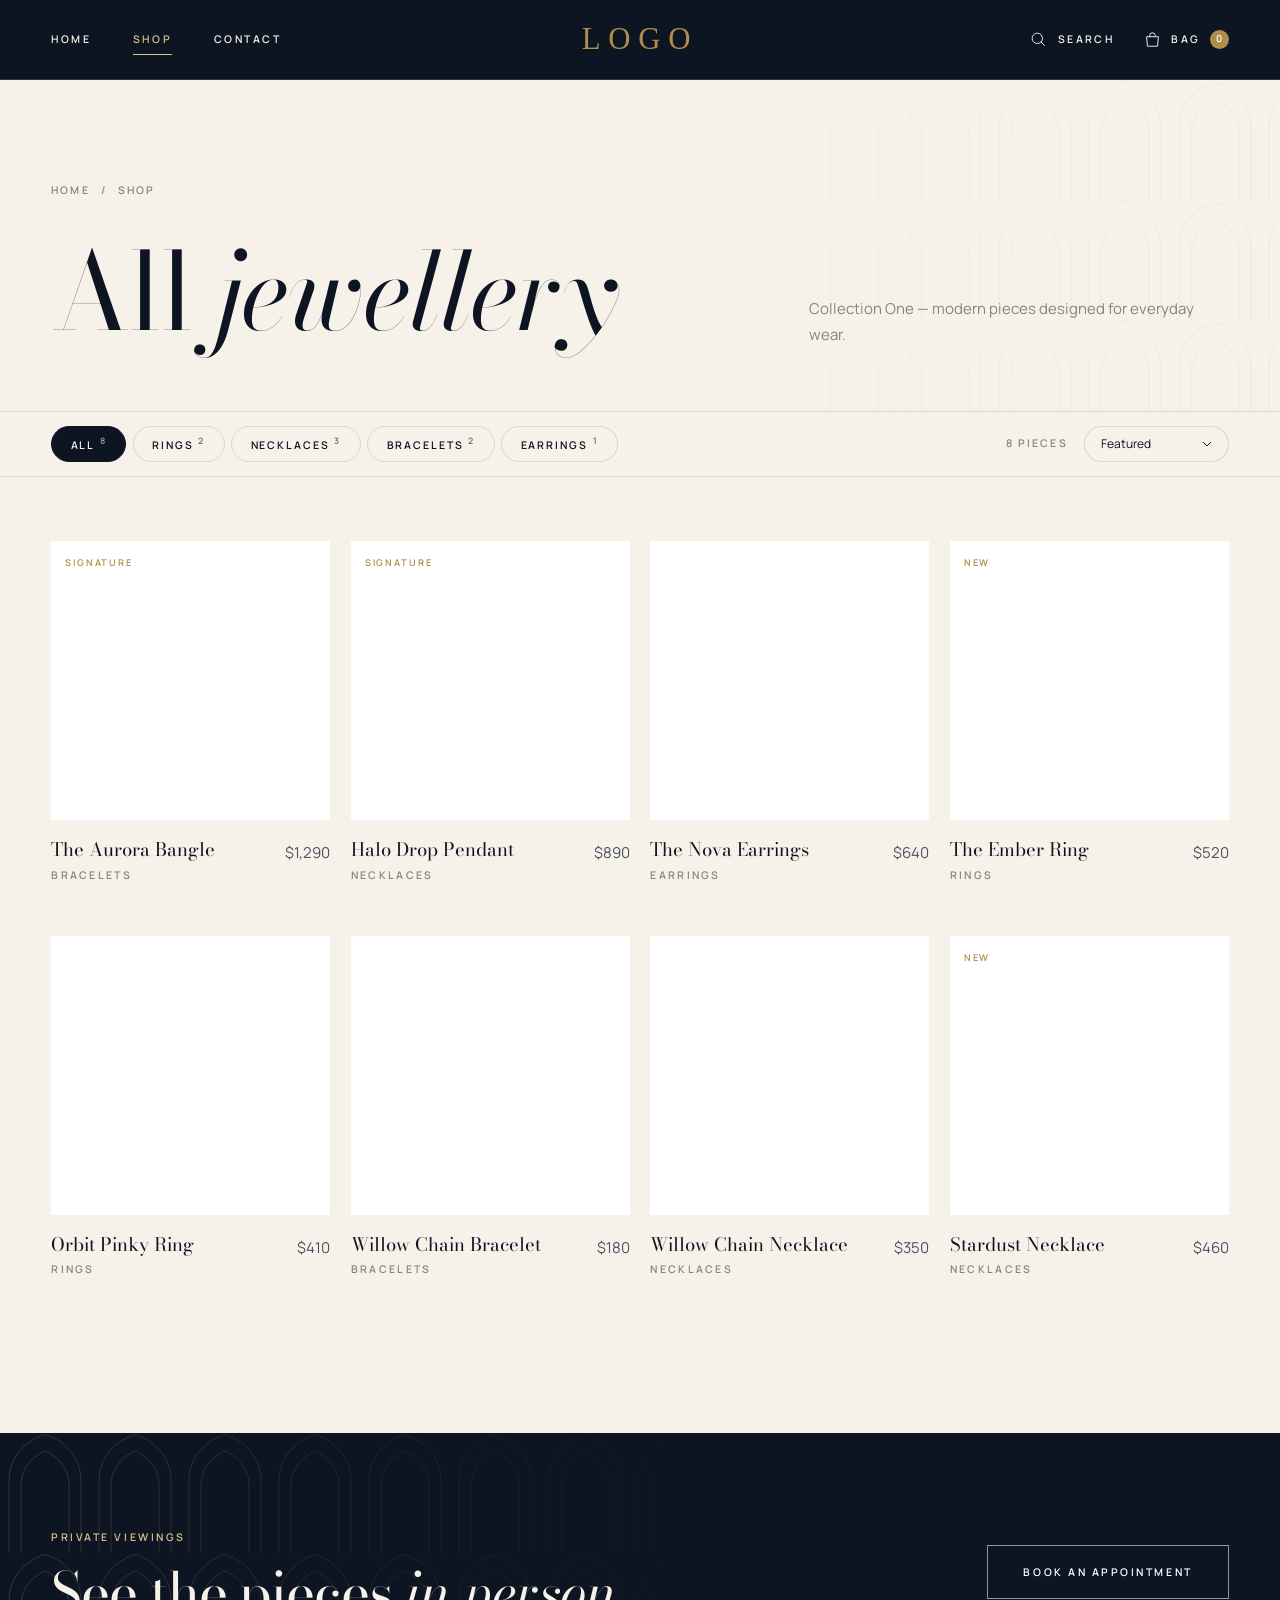
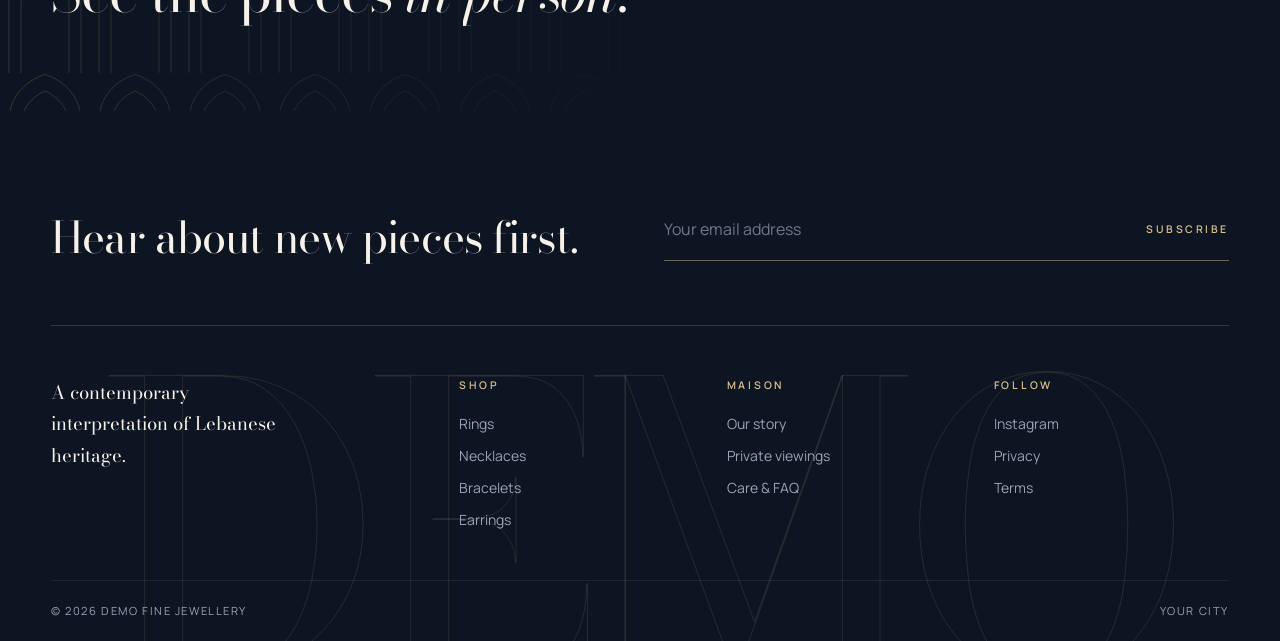
<file: shop.html>
<!doctype html>
<html lang="en">
<head>
<meta charset="utf-8">
<meta name="viewport" content="width=device-width, initial-scale=1">
<title>Shop — DEMO Fine Jewellery</title>
<meta name="description" content="Shop the Collection One collection: rings, necklaces, bracelets and earrings by DEMO.">
<link rel="icon" href="assets/images/favicon.svg">
<link rel="preconnect" href="https://fonts.googleapis.com">
<link rel="preconnect" href="https://fonts.gstatic.com" crossorigin>
<link href="https://fonts.googleapis.com/css2?family=Bodoni+Moda:ital,opsz,wght@0,6..96,400..600;1,6..96,400..600&family=Manrope:wght@400;500;600&display=swap" rel="stylesheet">
<link rel="stylesheet" href="assets/css/style.css">
</head>
<body data-page="shop">

<main>
  <header class="page-head s-ivory bg-arches bg-arches--right">
    <div class="container">
      <nav class="crumbs" aria-label="Breadcrumb"><a href="index.html">Home</a><span>/</span><span id="crumb">Shop</span></nav>
      <div class="page-head__row">
        <h1 class="t-title" id="shopTitle" style="font-size:var(--t-display)">All <em>jewellery</em></h1>
        <p class="muted" id="shopIntro"></p>
      </div>
    </div>
  </header>

  <div class="toolbar">
    <div class="container toolbar__inner">
      <div class="filters" id="filters" role="tablist" aria-label="Filter by category"></div>
      <div class="sort">
        <span class="results" id="results"></span>
        <label for="sort" class="sr-only">Sort by</label>
        <select class="select" id="sort">
          <option value="featured">Featured</option>
          <option value="price-asc">Price, low to high</option>
          <option value="price-desc">Price, high to low</option>
          <option value="name">Alphabetical</option>
        </select>
      </div>
    </div>
  </div>

  <div class="container shop-body">
    <div class="grid-4" id="grid"></div>
  </div>

  <section class="s-navy bg-arches">
    <div class="container band">
      <div>
        <p class="t-label" style="color:var(--gold-3)" data-r>Private viewings</p>
        <h2 class="t-title" data-r="words">See the pieces <em>in person</em>.</h2>
      </div>
      <a class="btn btn--light" href="contact.html" data-r>Book an appointment</a>
    </div>
  </section>
</main>

<script src="assets/js/app.js"></script>
<script>
  const INTRO = {
    All: "Collection One — modern pieces designed for everyday wear.",
    Rings: "Bands made to be worn every day.",
    Necklaces: "Pendants and chains for every occasion.",
    Bracelets: "A hinged bangle and a fluid arabesque, made for the wrist.",
    Earrings: "Tall windows of light that move as you do.",
  };
  const params = new URLSearchParams(location.search);
  const state = { cat: CATS.includes(params.get("cat")) ? params.get("cat") : "All", sort: "featured" };
  const grid = document.getElementById("grid");
  const filters = document.getElementById("filters");

  function renderFilters(){
    filters.innerHTML = ["All", ...CATS].map(c => {
      const n = c === "All" ? PRODUCTS.length : PRODUCTS.filter(p => p.cat === c).length;
      return `<button class="chip ${state.cat === c ? "active" : ""}" data-cat="${c}" role="tab" aria-selected="${state.cat === c}">${c}<sup>${n}</sup></button>`;
    }).join("");
  }
  function render(){
    let list = PRODUCTS.filter(p => state.cat === "All" || p.cat === state.cat);
    if (state.sort === "price-asc") list = [...list].sort((a, b) => a.price - b.price);
    if (state.sort === "price-desc") list = [...list].sort((a, b) => b.price - a.price);
    if (state.sort === "name") list = [...list].sort((a, b) => a.name.localeCompare(b.name));

    grid.innerHTML = list.map((p, i) => card(p, i)).join("") || `<div class="empty-state">No pieces in this category yet.</div>`;
    document.getElementById("results").textContent = `${list.length} piece${list.length === 1 ? "" : "s"}`;
    document.getElementById("shopTitle").innerHTML = state.cat === "All" ? `All <em>jewellery</em>` : state.cat;
    document.getElementById("shopIntro").textContent = INTRO[state.cat];
    document.getElementById("crumb").textContent = state.cat === "All" ? "Shop" : state.cat;
    document.title = (state.cat === "All" ? "Shop" : state.cat) + " — DEMO Fine Jewellery";
    DEMO.observe(grid);
  }

  filters.addEventListener("click", e => {
    const b = e.target.closest("[data-cat]"); if (!b || b.dataset.cat === state.cat) return;
    state.cat = b.dataset.cat;
    const url = new URL(location);
    state.cat === "All" ? url.searchParams.delete("cat") : url.searchParams.set("cat", state.cat);
    history.replaceState(null, "", url);
    renderFilters(); render();
  });
  document.getElementById("sort").addEventListener("change", e => { state.sort = e.target.value; render(); });

  renderFilters(); render();
</script>
</body>
</html>
</file>
<file: assets/css/style.css>
/* ==========================================================================
   BAKI Fine Jewellery — Design System v2
   --------------------------------------------------------------------------
   Colour rule   60% ivory · 30% navy · 10% gold (gold = lines & details only)
   Type scale    display · title · sub · body · label  (5 sizes, no others)
   Motif         the Beirut arch: frame · line · icon · pattern
   Motion        one curve (--ease), three durations (--d1/--d2/--d3)
   ========================================================================== */

/* ---------- 1. Tokens ---------- */
:root{
  /* colour */
  --navy:#0d1522;
  --navy-2:#162033;
  --ivory:#f6f1e9;
  --sand:#ece4d6;
  --white:#fff;
  --gold:#b08d4a;
  --gold-3:#d8c08c;           /* soft gold, for use on navy */
  --text:#0d1522;
  --text-2:#4a5263;
  --muted:#8a8577;
  --line:rgba(13,21,34,.12);
  --line-inv:rgba(216,192,140,.2);

  /* type */
  --serif:"Bodoni Moda","Didot","Bodoni 72",Georgia,serif;
  --sans:"Manrope",system-ui,-apple-system,sans-serif;
  --t-display:clamp(3.4rem,8.4vw,8.6rem);
  --t-title:clamp(2.2rem,4.3vw,4.1rem);
  --t-sub:clamp(1.15rem,1.45vw,1.4rem);
  --t-body:.9375rem;
  --t-label:.66rem;

  /* space */
  --gutter:clamp(16px,4vw,64px);
  --max:1440px;
  --header:80px;
  --section:clamp(104px,12vw,190px);

  /* motion */
  --ease:cubic-bezier(.22,1,.36,1);
  --ease-io:cubic-bezier(.65,0,.35,1);
  --d1:.6s;
  --d2:1.32s;
  --d3:1.6s;

  /* arch */
  --arch:999px 999px 0 0;
}

/* ---------- 2. Base ---------- */
*,*::before,*::after{box-sizing:border-box;margin:0;padding:0}
html{background:var(--navy);-webkit-text-size-adjust:100%}
body{font-family:var(--sans);font-size:var(--t-body);line-height:1.7;color:var(--text);background:var(--ivory);-webkit-font-smoothing:antialiased;overflow-x:hidden}
img,video,svg{display:block;max-width:100%}
a{color:inherit;text-decoration:none}
button,input,select,textarea{font:inherit;color:inherit}
button{cursor:pointer;background:none;border:0}
ul{list-style:none}
::selection{background:var(--navy);color:var(--gold-3)}
:focus-visible{outline:1px solid var(--gold);outline-offset:4px}
.container{width:100%;max-width:var(--max);margin-inline:auto;padding-inline:var(--gutter)}
.sr-only{position:absolute;width:1px;height:1px;overflow:hidden;clip:rect(0 0 0 0);white-space:nowrap}

/* ---------- 3. Type (the only five sizes) ---------- */
.t-display,.display{font-family:var(--serif);font-weight:400;font-size:var(--t-display);line-height:.94;letter-spacing:-.025em}
.t-title{font-family:var(--serif);font-weight:400;font-size:var(--t-title);line-height:1.04;letter-spacing:-.02em}
.t-sub{font-family:var(--serif);font-weight:400;font-size:var(--t-sub);line-height:1.25;letter-spacing:-.005em}
.t-label,.eyebrow{display:inline-flex;align-items:center;gap:.8rem;font-size:var(--t-label);font-weight:600;letter-spacing:.24em;text-transform:uppercase}
.t-body{font-size:var(--t-body)}
.t-display em,.display em,.t-title em{font-style:italic}
.gold{color:var(--gold)}
.muted{color:var(--muted)}
.eyebrow.line::before{content:"";width:40px;height:1px;background:currentColor}
.prose p{color:var(--text-2);max-width:46ch}
.prose p+p{margin-top:1.1rem}

/* ---------- 4. Surfaces ---------- */
.s-ivory{background:var(--ivory)}
.s-sand{background:var(--sand)}
.s-navy{background:var(--navy);color:var(--ivory)}
.s-navy .prose p,.s-navy .muted{color:#a3aab8}
.pad{padding-block:var(--section)}

/* ---------- 5. Arch system ---------- */
/* 5a. frame — every lifestyle image sits in an arched window */
.arch-frame{position:relative;overflow:hidden;border-radius:var(--arch);background:var(--navy);isolation:isolate}
.arch-frame img{width:100%;height:100%;object-fit:cover}
.arch-frame::after{content:"";position:absolute;inset:9px 9px 0;border:1px solid rgba(216,192,140,.6);border-bottom:0;border-radius:var(--arch);pointer-events:none;z-index:2}
.arch-frame--white{background:var(--white)}
.arch-frame--white img{object-fit:contain;transform:scale(var(--z,1))}
.arch-frame--white::after{border-color:rgba(176,141,74,.45)}
/* 5b. line — drawn outline arch (animated with [data-r=draw]) */
.arch-line{fill:none;stroke:var(--gold);stroke-width:1}

/* 5c. icon — small arch used as a bullet */
.icon-arch{width:10px;height:13px;flex:none;color:var(--gold)}
/* 5d. pattern — tiled arches, always masked so it fades out */
.bg-arches{position:relative;isolation:isolate}
.bg-arches::before{content:"";position:absolute;inset:0;z-index:-1;pointer-events:none;opacity:.5;
  background:url("data:image/svg+xml,%3Csvg xmlns='http://www.w3.org/2000/svg' width='90' height='120' viewBox='0 0 60 80' fill='none' stroke='%23b08d4a' stroke-opacity='.24' stroke-width='.6'%3E%3Cpath d='M6 80V32C6 16 17 5 30 1c13 4 24 15 24 31v48'/%3E%3Cpath d='M14 80V35c0-11 7-19 16-23 9 4 16 12 16 23v45'/%3E%3C/svg%3E") 0 0/90px 120px;
  -webkit-mask-image:linear-gradient(90deg,#000,transparent 55%);mask-image:linear-gradient(90deg,#000,transparent 55%)}
.bg-arches--right::before{-webkit-mask-image:linear-gradient(270deg,#000,transparent 55%);mask-image:linear-gradient(270deg,#000,transparent 55%)}
.s-navy.bg-arches::before{opacity:.8;filter:brightness(1.5)}

/* ---------- 6. Buttons & links ---------- */
.btn{position:relative;display:inline-flex;align-items:center;justify-content:center;height:54px;padding:0 2.2rem;border:1px solid var(--navy);background:var(--navy);color:var(--ivory);font-size:var(--t-label);font-weight:600;letter-spacing:.24em;text-transform:uppercase;overflow:hidden;isolation:isolate;transition:color var(--d1) var(--ease),border-color var(--d1) var(--ease)}
.btn::before{content:"";position:absolute;inset:0;z-index:-1;background:var(--gold);transform:scaleY(0);transform-origin:bottom;transition:transform var(--d1) var(--ease)}
.btn:hover::before{transform:scaleY(1)}
.btn:hover{border-color:var(--gold)}
.btn__m{display:block;overflow:hidden;height:1.4em;line-height:1.4em}
.btn__t{display:block;position:relative;transition:transform var(--d1) var(--ease)}
.btn__t::after{content:attr(data-t);position:absolute;left:0;right:0;top:100%}
.btn:hover .btn__t{transform:translateY(-100%)}
.btn--ghost{background:transparent;color:var(--navy)}
.btn--ghost::before{background:var(--navy)}
.btn--ghost:hover{color:var(--ivory);border-color:var(--navy)}
.btn--light{background:transparent;border-color:rgba(255,255,255,.55);color:var(--white)}
.btn--light::before{background:var(--white)}
.btn--light:hover{color:var(--navy);border-color:var(--white)}
.btn--block{width:100%}
.link{position:relative;display:inline-block;font-size:var(--t-label);font-weight:600;letter-spacing:.24em;text-transform:uppercase;padding-bottom:6px}
.link::after{content:"";position:absolute;left:0;right:0;bottom:0;height:1px;background:currentColor}
.link:hover::after{animation:link-redraw var(--d2) var(--ease)}
@keyframes link-redraw{0%{transform:scaleX(1);transform-origin:right}45%{transform:scaleX(0);transform-origin:right}46%{transform:scaleX(0);transform-origin:left}100%{transform:scaleX(1);transform-origin:left}}

/* ---------- 7. Header ---------- */
.header{position:sticky;top:0;z-index:60;height:var(--header);background:var(--navy);color:var(--ivory);border-bottom:1px solid var(--line-inv);transition:background var(--d1) var(--ease),border-color var(--d1),transform .7s var(--ease)}
.header__inner{height:100%;display:grid;grid-template-columns:1fr auto 1fr;align-items:center}
.nav{display:flex;gap:2.6rem}
.nav a{position:relative;font-size:var(--t-label);font-weight:600;letter-spacing:.24em;text-transform:uppercase;padding:.4rem 0;transition:color .3s}
.nav a::after{content:"";position:absolute;left:0;right:0;bottom:0;height:1px;background:currentColor;transform:scaleX(0);transform-origin:right;transition:transform var(--d1) var(--ease)}
.nav a:hover::after,.nav a[aria-current="page"]::after{transform:scaleX(1);transform-origin:left}
.nav a[aria-current="page"]{color:var(--gold-3)}
.brand{display:block;height:46px}
.brand img{height:100%;width:auto}
.tools{display:flex;justify-content:flex-end;align-items:center;gap:1.8rem}
.tools button{display:flex;align-items:center;gap:.6rem;font-size:var(--t-label);font-weight:600;letter-spacing:.22em;text-transform:uppercase}
.tools svg{width:19px;height:19px;fill:none;stroke:currentColor;stroke-width:1.2}
.bag-count{display:inline-grid;place-items:center;min-width:19px;height:19px;padding:0 5px;border-radius:19px;background:var(--gold);color:var(--white);font-size:.6rem;letter-spacing:0}
.bag-count.bump{animation:bump .6s var(--ease)}
@keyframes bump{40%{transform:scale(1.4)}}
.burger{display:none;width:40px;height:40px;align-items:center}
.burger i{display:block;width:24px;height:1px;background:currentColor;position:relative}
.burger i::after{content:"";position:absolute;left:0;top:7px;width:15px;height:1px;background:currentColor}
body.header-hidden .header{transform:translateY(-100%)}
/* home: transparent over the video, navy once scrolled */
.is-home .header{position:fixed;left:0;right:0}
.is-home:not(.scrolled) .header{background:transparent;border-color:transparent}
.is-home:not(.scrolled) .header::before{content:"";position:absolute;inset:0 0 -50px;z-index:-1;pointer-events:none;background:linear-gradient(180deg,rgba(13,21,34,.5),rgba(13,21,34,0))}

/* mobile menu */
.menu{position:fixed;inset:0;z-index:80;background:var(--navy);color:var(--ivory);display:flex;flex-direction:column;justify-content:space-between;padding:calc(var(--header) + 32px) var(--gutter) 32px;clip-path:inset(0 0 100% 0);transition:clip-path .9s var(--ease-io)}
.menu.open{clip-path:inset(0)}
.menu__close{position:absolute;top:26px;right:var(--gutter);font-size:var(--t-label);font-weight:600;letter-spacing:.24em;text-transform:uppercase;color:var(--gold-3)}
.menu nav a{display:block;font-family:var(--serif);font-size:clamp(3rem,13vw,5rem);line-height:1.15;overflow:hidden}
.menu nav a span{display:block;transform:translateY(105%);transition:transform .9s var(--ease)}
.menu.open nav a span{transform:none}
.menu.open nav a:nth-child(2) span{transition-delay:.08s}
.menu.open nav a:nth-child(3) span{transition-delay:.16s}
.menu__foot{display:flex;justify-content:space-between;font-size:var(--t-label);letter-spacing:.24em;text-transform:uppercase;color:var(--gold-3)}

/* ---------- 8. Preloader (home only) ---------- */
.preloader{position:fixed;inset:0;z-index:999;background:var(--navy);display:grid;place-items:center;clip-path:inset(0);transition:clip-path 1.2s var(--ease-io)}
.preloader.lift{clip-path:inset(0 0 100% 0)}
.preloader__inner{position:relative;display:grid;place-items:center;width:clamp(170px,19vw,230px);aspect-ratio:3/4;transition:opacity .5s,transform 1.2s var(--ease-io)}
.preloader.lift .preloader__inner{opacity:0;transform:translateY(-40px)}
.preloader__arch{position:absolute;inset:0;width:100%;height:100%;overflow:visible}
.preloader__arch path{fill:none;stroke:var(--gold-3);stroke-width:.32;stroke-dasharray:1;stroke-dashoffset:1;animation:pl-draw 1.8s var(--ease-io) .1s forwards}
.preloader__arch path+path{stroke-opacity:.4;animation-delay:.35s}
@keyframes pl-draw{to{stroke-dashoffset:0}}
.preloader__logo{width:62%;margin-top:18%;opacity:0;animation:pl-in 1.2s var(--ease) .9s forwards}
.preloader__tag{position:absolute;left:50%;bottom:-3.4rem;transform:translateX(-50%);white-space:nowrap;font-size:.58rem;font-weight:500;letter-spacing:.4em;text-transform:uppercase;color:rgba(216,192,140,.6);opacity:0;animation:pl-in 1.2s var(--ease) 1.2s forwards}
@keyframes pl-in{from{opacity:0;filter:blur(8px)}to{opacity:1;filter:none}}

/* ---------- 9. Hero (home) ---------- */
.hero{position:relative;height:100svh;min-height:640px;background:var(--navy);color:var(--white);overflow:hidden}
.hero__media{position:absolute;inset:0}
.hero__media video{width:100%;height:100%;object-fit:cover;object-position:50% 22%;transform:scale(1.14);transition:transform 2.8s var(--ease)}
.hero.in .hero__media video{transform:scale(1)}
.hero__media::after{content:"";position:absolute;inset:0;background:
  linear-gradient(0deg,rgba(13,21,34,.88) 0%,rgba(13,21,34,.3) 42%,rgba(13,21,34,0) 68%),
  linear-gradient(90deg,rgba(13,21,34,.5) 0%,rgba(13,21,34,0) 60%)}
.hero::before{content:"";position:absolute;inset:-50%;z-index:1;pointer-events:none;opacity:.08;background-image:url("data:image/svg+xml,%3Csvg xmlns='http://www.w3.org/2000/svg' width='160' height='160'%3E%3Cfilter id='n'%3E%3CfeTurbulence type='fractalNoise' baseFrequency='.9' numOctaves='2' stitchTiles='stitch'/%3E%3C/filter%3E%3Crect width='100%25' height='100%25' filter='url(%23n)'/%3E%3C/svg%3E");animation:grain 1.2s steps(6) infinite}
@keyframes grain{0%,100%{transform:translate(0,0)}20%{transform:translate(-4%,3%)}40%{transform:translate(3%,-5%)}60%{transform:translate(-6%,-2%)}80%{transform:translate(5%,4%)}}
.hero__content{position:relative;z-index:2;height:100%;display:flex;flex-direction:column;justify-content:flex-end;padding-bottom:clamp(40px,6vh,72px)}
.hero__title{margin-top:1.4rem}
.hero__title .line{display:block;overflow:hidden;padding-bottom:.08em;margin-bottom:-.08em}
.hero__title .line>span{display:block;transform:translateY(108%);transition:transform 1.5s var(--ease)}
.hero.in .hero__title .line>span{transform:none}
.hero.in .hero__title .line:nth-child(2)>span{transition-delay:.14s}
.hero__title em{color:var(--gold-3)}
.hero__row{display:grid;grid-template-columns:1fr auto;align-items:end;gap:3rem;margin-top:clamp(28px,4vh,48px);padding:clamp(24px,3vh,36px) clamp(40px,5vw,80px) 0 0;border-top:1px solid rgba(255,255,255,.2)}
.hero__row p{max-width:42ch;color:rgba(255,255,255,.82)}
.hero__ctas{display:flex;gap:.8rem;flex-wrap:wrap}
.hero__fade{opacity:0;transform:translateY(20px);transition:opacity 1.3s var(--ease) .55s,transform 1.3s var(--ease) .55s}
.hero.in .hero__fade{opacity:1;transform:none}
.hero__meta{position:absolute;z-index:3;right:var(--gutter);top:calc(var(--header) + 32px);text-align:right;font-size:.6rem;letter-spacing:.3em;text-transform:uppercase;color:rgba(255,255,255,.7);line-height:2}
.hero__sound{position:absolute;z-index:3;left:var(--gutter);top:calc(var(--header) + 32px);display:flex;align-items:center;gap:.7rem;font-size:.6rem;letter-spacing:.3em;text-transform:uppercase;color:rgba(255,255,255,.75)}
.hero__sound i{display:flex;gap:2px;align-items:flex-end;height:12px}
.hero__sound i b{width:2px;background:currentColor;animation:eq 1s ease-in-out infinite}
.hero__sound i b:nth-child(2){animation-delay:.2s}.hero__sound i b:nth-child(3){animation-delay:.4s}
.hero__sound.paused i b{animation:none;height:2px}
@keyframes eq{0%,100%{height:3px}50%{height:12px}}
.hero__scroll{position:absolute;z-index:3;right:var(--gutter);bottom:clamp(40px,6vh,72px);display:flex;flex-direction:column;align-items:center;gap:1rem;font-size:.56rem;letter-spacing:.32em;text-transform:uppercase;color:rgba(255,255,255,.75);writing-mode:vertical-rl}
.hero__scroll i{position:relative;width:1px;height:70px;background:rgba(255,255,255,.25);overflow:hidden}
.hero__scroll i::after{content:"";position:absolute;left:0;top:-40%;width:1px;height:40%;background:var(--gold-3);animation:drip 2.2s var(--ease) infinite}
@keyframes drip{to{top:100%}}

/* ---------- 10. Home sections ---------- */
/* 10a. intro — arched windows */
.intro__grid{display:grid;grid-template-columns:5fr 7fr;gap:clamp(48px,7vw,120px);align-items:center}
.intro__text .t-title{margin:1.6rem 0 1.8rem}
.intro__text .prose{margin-bottom:2.6rem}
.intro__arches{display:grid;grid-template-columns:1fr 1.32fr 1fr;gap:clamp(12px,1.6vw,24px);align-items:end}
.intro__arches .arch-frame{aspect-ratio:3/5}
.intro__arches .col-side .arch-frame{aspect-ratio:3/4.4}
.intro__arches .col-side{margin-bottom:clamp(28px,5vw,80px)}

/* 10b. craft — pinned “from sketch to jewel” */
.craft{position:relative;height:330vh}
.craft__sticky{position:sticky;top:0;height:100vh;height:100svh;display:flex;align-items:center;overflow:hidden}
.craft__grid{display:grid;grid-template-columns:5fr 6fr;gap:clamp(40px,7vw,120px);align-items:center;width:100%}
.craft__steps{position:relative;min-height:clamp(260px,32vh,340px);margin:2.2rem 0 3rem}
.craft__step{position:absolute;inset:0;opacity:0;pointer-events:none;transition:opacity .01s linear .5s}
.craft__step.on{opacity:1;pointer-events:auto;transition-delay:0s}
.craft__step .t-title{margin-bottom:1.4rem}
.craft__step p{color:#a3aab8;max-width:38ch}
.craft__step:not(.on) .w>span{transform:translateY(110%)!important;transition-duration:.5s!important;transition-delay:0s!important}
.craft__step .fade{opacity:0;transform:translateY(16px);transition:opacity .5s var(--ease),transform .5s var(--ease)}
.craft__step.on .fade{opacity:1;transform:none;transition-duration:.9s;transition-delay:.35s}
.craft__nav{display:flex;gap:1.4rem;align-items:center}
.craft__nav span{display:flex;align-items:center;gap:.7rem;font-size:var(--t-label);font-weight:600;letter-spacing:.24em;text-transform:uppercase;color:rgba(216,192,140,.35);transition:color .6s}
.craft__nav span.on{color:var(--gold-3)}
.craft__nav i{display:block;width:48px;height:1px;background:rgba(216,192,140,.2);position:relative;overflow:hidden}
.craft__nav i::after{content:"";position:absolute;inset:0;background:var(--gold-3);transform:scaleX(var(--f,0));transform-origin:left}
.craft__frame{position:relative;aspect-ratio:1;max-height:78vh;width:100%;margin-left:auto;overflow:hidden;background:var(--navy)}
.craft__frame::after{content:"";position:absolute;inset:12px;border:1px solid rgba(216,192,140,.35);pointer-events:none;z-index:3}
.craft__frame>img{width:100%;height:100%;object-fit:cover}
.craft__reveal{position:absolute;inset:0;z-index:2;background:var(--white);clip-path:inset(100% 50% 0 50%)}
.craft__reveal img{width:100%;height:100%;object-fit:contain;transform:scale(var(--s,1.18))}

/* 10c. signature pieces */
.head-row{display:flex;justify-content:space-between;align-items:flex-end;gap:2rem;margin-bottom:clamp(40px,4.5vw,64px)}
.head-row .t-title{margin-top:1.2rem}

/* 10d. story */
.story{position:relative;overflow:hidden}
.story__draw{position:absolute;right:max(-6vw,-80px);top:8%;width:min(46vw,620px);height:auto;pointer-events:none}
.story__quote{max-width:19ch;margin:1.6rem 0 clamp(48px,6vw,88px);position:relative}
.story__cols{display:grid;grid-template-columns:repeat(2,minmax(0,1fr));gap:clamp(24px,4vw,64px);max-width:900px;position:relative}
.story__cols .link{margin-top:2rem}
.values{display:grid;grid-template-columns:repeat(3,1fr);gap:clamp(32px,4vw,64px);margin-top:clamp(72px,8vw,120px);padding-top:clamp(40px,4vw,56px);position:relative}
.values>.rule{position:absolute;left:0;right:0;top:0;height:1px;background:var(--line)}
.values .t-sub{display:flex;align-items:center;gap:.8rem;margin-bottom:.7rem}
.values p{color:var(--text-2);max-width:34ch}

/* ---------- 11. Product card ---------- */
.grid-4{display:grid;grid-template-columns:repeat(4,1fr);gap:clamp(40px,4vw,64px) clamp(14px,1.6vw,24px)}
.card{position:relative;display:block}
.card__media{position:relative;display:block;aspect-ratio:1;overflow:hidden;background:var(--white)}
.card__media img{position:absolute;inset:0;width:100%;height:100%;object-fit:contain;transform:scale(var(--z,1));transition:opacity .8s var(--ease),transform 1.4s var(--ease)}
.card__media img.alt{opacity:0;transform:scale(calc(var(--az,1) * 1.06))}
.card__media img.cover{object-fit:cover}
.card:hover .card__media img{transform:scale(calc(var(--z,1) * 1.05))}
.card:hover .card__media img.has-alt{opacity:0}
.card:hover .card__media img.alt{opacity:1;transform:scale(var(--az,1))}
.card__tag{position:absolute;top:14px;left:14px;z-index:2;font-size:.58rem;font-weight:600;letter-spacing:.2em;text-transform:uppercase;color:var(--gold)}
.card__quick{position:absolute;top:12px;right:12px;z-index:2;width:40px;height:40px;border-radius:50%;display:grid;place-items:center;background:var(--navy);color:var(--ivory);opacity:0;transform:scale(.7) rotate(-90deg);transition:opacity .5s var(--ease),transform .6s var(--ease),background .3s}
.card__quick svg{width:12px;height:12px}
.card__quick:hover{background:var(--gold)}
.card:hover .card__quick,.card:focus-within .card__quick{opacity:1;transform:none}
.card__info{display:flex;justify-content:space-between;gap:1rem;padding-top:1.1rem}
.card__name{font-family:var(--serif);font-size:var(--t-sub);font-weight:400;line-height:1.25}
.card__cat{font-size:var(--t-label);font-weight:600;letter-spacing:.22em;text-transform:uppercase;color:var(--muted);margin-top:.35rem}
.card__price{font-size:var(--t-body);white-space:nowrap;padding-top:.15rem;color:var(--text-2)}

/* ---------- 12. Page head / shop ---------- */
.page-head{padding:clamp(64px,8vw,120px) 0 clamp(40px,5vw,64px)}
.crumbs{display:flex;gap:.7rem;font-size:var(--t-label);font-weight:600;letter-spacing:.2em;text-transform:uppercase;color:var(--muted);margin-bottom:2.2rem}
.crumbs a:hover{color:var(--text)}
.page-head__row{display:grid;grid-template-columns:1fr minmax(260px,420px);gap:3rem;align-items:end}
.toolbar{position:sticky;top:var(--header);z-index:30;background:rgba(246,241,233,.94);backdrop-filter:blur(12px);-webkit-backdrop-filter:blur(12px);border-block:1px solid var(--line);transition:top .7s var(--ease)}
body.header-hidden .toolbar{top:0}
.toolbar__inner{display:flex;justify-content:space-between;align-items:center;gap:1.5rem;height:64px}
.filters{display:flex;gap:.4rem;overflow-x:auto;scrollbar-width:none}
.filters::-webkit-scrollbar{display:none}
.chip{flex:none;height:36px;padding:0 1.15rem;border:1px solid var(--line);border-radius:40px;font-size:var(--t-label);font-weight:600;letter-spacing:.18em;text-transform:uppercase;transition:background .4s var(--ease),color .4s,border-color .4s}
.chip:hover{border-color:var(--navy)}
.chip.active{background:var(--navy);border-color:var(--navy);color:var(--ivory)}
.chip sup{font-size:.55rem;margin-left:.3rem;opacity:.6}
.sort{display:flex;align-items:center;gap:1rem;flex:none}
.results{font-size:var(--t-label);font-weight:600;letter-spacing:.2em;text-transform:uppercase;color:var(--muted)}
.select{appearance:none;-webkit-appearance:none;height:36px;padding:0 2.2rem 0 1rem;border:1px solid var(--line);border-radius:40px;background:transparent url("data:image/svg+xml,%3Csvg xmlns='http://www.w3.org/2000/svg' width='10' height='6' fill='none' stroke='%230d1522'%3E%3Cpath d='m1 1 4 4 4-4'/%3E%3C/svg%3E") no-repeat right 1rem center;font-size:.75rem;cursor:pointer}
.shop-body{padding-block:clamp(40px,5vw,72px) var(--section)}
.empty-state{grid-column:1/-1;text-align:center;padding:6rem 0;color:var(--muted)}
.band{display:grid;grid-template-columns:1fr auto;gap:2rem;align-items:center;padding-block:clamp(64px,7vw,110px)}
.band .t-title{margin-top:1rem}

/* ---------- 13. Product page ---------- */
.pdp{display:grid;grid-template-columns:7fr 5fr;gap:clamp(40px,6vw,110px);padding-block:clamp(24px,3vw,40px) var(--section)}
.gallery{display:grid;gap:12px;align-self:start}
.stage{position:relative;aspect-ratio:1;background:var(--white);overflow:hidden;cursor:zoom-in}
.stage img{position:absolute;inset:0;width:100%;height:100%;object-fit:contain;transform:scale(var(--z,1));transition:opacity .5s var(--ease),transform .5s var(--ease)}
.stage img.cover{object-fit:cover}
.stage.zoom img{transform:scale(calc(var(--z,1) * 2))}
.stage__count{position:absolute;right:16px;bottom:14px;font-size:var(--t-label);letter-spacing:.2em;color:var(--muted)}
.thumbs{display:flex;gap:10px}
.thumbs button{width:84px;aspect-ratio:1;background:var(--white);border:1px solid transparent;overflow:hidden;transition:border-color .3s}
.thumbs button.active{border-color:var(--navy)}
.thumbs img{width:100%;height:100%;object-fit:contain;transform:scale(var(--z,1))}
.thumbs img.cover{object-fit:cover}
.buy{position:sticky;top:calc(var(--header) + 32px);align-self:start}
.buy .t-title{margin:1.3rem 0 1rem}
.buy__price{display:flex;align-items:baseline;justify-content:space-between;gap:1rem;padding-bottom:1.8rem;margin-bottom:1.8rem;border-bottom:1px solid var(--line)}
.buy__price span{font-size:.8rem;color:var(--muted)}
.buy .prose{margin-bottom:2rem}
.opt{margin-bottom:1.7rem}
.opt__label{display:flex;justify-content:space-between;font-size:var(--t-label);font-weight:600;letter-spacing:.22em;text-transform:uppercase;margin-bottom:.9rem}
.opt__label a{color:var(--muted);text-decoration:underline;text-underline-offset:3px}
.swatches{display:flex;gap:.5rem;flex-wrap:wrap}
.swatch{min-width:52px;height:44px;padding:0 1rem;border:1px solid var(--line);font-size:.8rem;transition:.3s var(--ease)}
.swatch:hover{border-color:var(--navy)}
.swatch.active{border-color:var(--navy);background:var(--navy);color:var(--ivory)}
.metal{display:flex;align-items:center;gap:.6rem}
.metal i{width:14px;height:14px;border-radius:50%;background:linear-gradient(135deg,#f1d894,#b88a3e)}
.buy__row{display:grid;grid-template-columns:118px 1fr;gap:.6rem;margin-bottom:.6rem}
.qty{display:flex;align-items:center;justify-content:space-between;border:1px solid var(--line);height:54px;padding:0 .4rem}
.qty button{width:34px;height:34px;font-size:1.1rem}
.accs{margin-top:2.4rem;border-top:1px solid var(--line)}
.acc{border-bottom:1px solid var(--line)}
.acc summary{list-style:none;display:flex;justify-content:space-between;align-items:center;padding:1.25rem 0;cursor:pointer;font-size:var(--t-label);font-weight:600;letter-spacing:.22em;text-transform:uppercase}
.acc summary::-webkit-details-marker{display:none}
.acc summary i{position:relative;width:11px;height:11px}
.acc summary i::before,.acc summary i::after{content:"";position:absolute;left:0;right:0;top:50%;height:1px;background:currentColor;transition:transform .5s var(--ease)}
.acc summary i::after{transform:rotate(90deg)}
.acc[open] summary i::after{transform:rotate(0)}
.acc__body{padding:0 0 1.4rem;color:var(--text-2)}
.acc__body li{margin-bottom:.3rem}
.acc[open] .acc__body{animation:acc-in .6s var(--ease)}
@keyframes acc-in{from{opacity:0;transform:translateY(-8px)}}
.piece-story__grid{display:grid;grid-template-columns:5fr 6fr;gap:clamp(48px,8vw,140px);align-items:center}
.piece-story .arch-frame{aspect-ratio:3/4;max-width:460px}
.piece-story .t-title{margin:1.4rem 0 1.8rem}

/* ---------- 14. Contact ---------- */
.contact-hero{padding:clamp(56px,7vw,110px) 0 var(--section)}
.contact-hero__grid{display:grid;grid-template-columns:7fr 5fr;gap:clamp(48px,8vw,140px);align-items:end}
.contact-hero .t-display{margin-bottom:2rem}
.contact-hero .arch-frame{aspect-ratio:3/4.2}
.info{display:grid;grid-template-columns:repeat(2,minmax(0,1fr));gap:2rem 2.5rem;margin-top:clamp(40px,5vw,72px);padding-top:2.2rem;border-top:1px solid var(--line)}
.info h4{display:flex;align-items:center;gap:.7rem;font-size:var(--t-label);font-weight:600;letter-spacing:.22em;text-transform:uppercase;color:var(--gold);margin-bottom:.6rem}
.info a,.info p{font-family:var(--serif);font-size:var(--t-sub)}
.info a{background:linear-gradient(currentColor,currentColor) 0 100%/0 1px no-repeat;transition:background-size var(--d1) var(--ease)}
.info a:hover{background-size:100% 1px}
.form-wrap{display:grid;grid-template-columns:4fr 8fr;gap:clamp(40px,6vw,110px)}
.form-wrap .t-title{margin:1.2rem 0}
.form{display:grid;grid-template-columns:1fr 1fr;gap:2.2rem 1.8rem}
.form .full{grid-column:1/-1}
.topics{display:flex;flex-wrap:wrap;gap:.5rem}
.fld{position:relative}
.fld input,.fld textarea,.fld select{width:100%;background:transparent;border:0;border-bottom:1px solid rgba(13,21,34,.25);padding:1.6rem 0 .7rem;font-size:1rem;outline:none;border-radius:0;appearance:none;-webkit-appearance:none;transition:border-color .4s}
.fld textarea{min-height:130px;resize:vertical;display:block}
.fld label{position:absolute;left:0;top:1.6rem;color:var(--muted);pointer-events:none;transition:all .45s var(--ease)}
.fld .bar{position:absolute;left:0;right:0;height:1px;background:var(--navy);transform:scaleX(0);transform-origin:left;transition:transform .7s var(--ease)}
.fld:focus-within .bar{transform:scaleX(1)}
.fld input:focus+label,.fld input:not(:placeholder-shown)+label,.fld textarea:focus+label,.fld textarea:not(:placeholder-shown)+label,.fld select+label{top:0;font-size:var(--t-label);font-weight:600;letter-spacing:.22em;text-transform:uppercase;color:var(--gold)}
.fld select{background:url("data:image/svg+xml,%3Csvg xmlns='http://www.w3.org/2000/svg' width='10' height='6' fill='none' stroke='%230d1522'%3E%3Cpath d='m1 1 4 4 4-4'/%3E%3C/svg%3E") no-repeat right 4px center;cursor:pointer}
.fld .err{display:none;font-size:.75rem;color:#a4432f;margin-top:.4rem}
.fld.invalid input,.fld.invalid textarea{border-color:#a4432f}
.fld.invalid .err{display:block}
.check{display:flex;gap:.7rem;align-items:flex-start;font-size:.8rem;color:var(--muted)}
.check input{accent-color:var(--navy);margin-top:.3rem}
.form__foot{display:flex;justify-content:space-between;align-items:center;gap:1.5rem;flex-wrap:wrap}
.form-done{display:none}
.form-done.show{display:block;animation:acc-in .9s var(--ease)}
.form-done .t-title{margin:1.2rem 0}
.faq__grid{display:grid;grid-template-columns:4fr 8fr;gap:clamp(40px,6vw,110px)}
.faq__grid .t-title{margin-top:1.2rem}

/* ---------- 15. Footer ---------- */
.footer{position:relative;isolation:isolate;overflow:hidden;background:var(--navy);color:#9aa2b1;font-size:.875rem}
.footer>.container{position:relative;z-index:1}
.footer__news{display:grid;grid-template-columns:1fr 1fr;gap:3rem;align-items:end;padding:clamp(64px,7vw,104px) 0 clamp(48px,5vw,72px);border-bottom:1px solid var(--line-inv)}
.footer__news .t-title{color:var(--ivory);font-size:clamp(2rem,3.4vw,3.2rem)}
.field-line{display:flex;align-items:center;border-bottom:1px solid rgba(216,192,140,.45);transition:border-color .4s}
.field-line:focus-within{border-color:var(--gold-3)}
.field-line input{flex:1;background:none;border:0;outline:none;padding:1rem 0;font-size:1rem;color:var(--ivory)}
.field-line input::placeholder{color:#6f7788}
.field-line button{font-size:var(--t-label);font-weight:600;letter-spacing:.24em;text-transform:uppercase;color:var(--gold-3)}
.footer__thanks{font-family:var(--serif);font-size:var(--t-sub);color:var(--ivory)}
.footer__grid{display:grid;grid-template-columns:1.6fr repeat(3,1fr);gap:2rem;padding:clamp(40px,4vw,56px) 0 2.5rem}
.footer__grid h4{font-size:var(--t-label);font-weight:600;letter-spacing:.26em;text-transform:uppercase;color:var(--gold-3);margin-bottom:1.1rem}
.footer__grid li{margin-bottom:.5rem}
.footer__grid a{transition:color .3s}
.footer__grid a:hover{color:var(--ivory)}
.footer__tag{font-family:var(--serif);font-size:var(--t-sub);color:var(--ivory);max-width:22ch}
.footer__legal{display:flex;justify-content:space-between;gap:1rem;flex-wrap:wrap;padding:1.3rem 0;border-top:1px solid rgba(255,255,255,.07);font-size:.7rem;letter-spacing:.14em;text-transform:uppercase}
.footer__word{position:absolute;z-index:0;left:50%;bottom:-.12em;transform:translateX(-50%);font-family:var(--serif);font-size:clamp(9rem,31vw,31rem);line-height:.8;letter-spacing:-.03em;white-space:nowrap;color:transparent;-webkit-text-stroke:1px rgba(216,192,140,.13);pointer-events:none;user-select:none}

/* ---------- 16. Drawer · search · toast ---------- */
.scrim{position:fixed;inset:0;z-index:90;background:rgba(13,21,34,.5);opacity:0;visibility:hidden;transition:opacity .6s var(--ease),visibility .6s}
.bag-open .scrim,.search-open .scrim{opacity:1;visibility:visible}
.drawer{position:fixed;top:0;right:0;bottom:0;z-index:91;width:min(460px,100%);background:var(--ivory);display:flex;flex-direction:column;transform:translateX(100%);transition:transform .8s var(--ease-io)}
.bag-open .drawer{transform:none}
.drawer__head{display:flex;justify-content:space-between;align-items:center;padding:1.6rem 1.8rem;border-bottom:1px solid var(--line)}
.drawer__close{font-size:var(--t-label);font-weight:600;letter-spacing:.22em;text-transform:uppercase}
.ship-bar{padding:1.1rem 1.8rem;border-bottom:1px solid var(--line);font-size:.8rem;color:var(--text-2)}
.ship-bar div{height:2px;background:var(--line);margin-top:.7rem}
.ship-bar div span{display:block;height:100%;background:var(--gold);transition:width .8s var(--ease)}
.drawer__items{flex:1;overflow-y:auto;padding:0 1.8rem}
.line-item{display:grid;grid-template-columns:84px 1fr auto;gap:1.1rem;padding:1.4rem 0;border-bottom:1px solid var(--line);animation:acc-in .6s var(--ease)}
.line-item .li-img{display:block;width:84px;height:84px;background:var(--white);overflow:hidden}
.line-item .li-img img{width:100%;height:100%;object-fit:contain;transform:scale(var(--z,1))}
.line-item h5{font-family:var(--serif);font-size:1.1rem;font-weight:400;line-height:1.25}
.line-item .muted{font-size:.75rem}
.line-item .qty{height:34px;width:96px;margin-top:.8rem}
.line-item .qty button{width:26px;height:26px}
.line-item__side{display:flex;flex-direction:column;justify-content:space-between;align-items:flex-end}
.line-item__rm{font-size:.6rem;letter-spacing:.18em;text-transform:uppercase;color:var(--muted);text-decoration:underline;text-underline-offset:3px}
.drawer__empty{text-align:center;padding:5rem 1rem}
.drawer__empty .t-sub{margin-bottom:.6rem}
.drawer__empty p{margin-bottom:2rem}
.drawer__foot{padding:1.6rem 1.8rem;border-top:1px solid var(--line);background:var(--sand)}
.drawer__total{display:flex;justify-content:space-between;align-items:baseline;margin-bottom:.4rem}
.drawer__foot p{font-size:.78rem;color:var(--muted);margin-bottom:1.2rem}
.search{position:fixed;inset:0 0 auto 0;z-index:95;background:var(--ivory);padding:2rem 0 3rem;transform:translateY(-100%);transition:transform .8s var(--ease-io)}
.search-open .search{transform:none}
.search__top{display:flex;justify-content:space-between;margin-bottom:1.2rem}
.search__input{width:100%;background:none;border:0;border-bottom:1px solid var(--navy);font-family:var(--serif);font-size:var(--t-title);padding:.3rem 0;outline:none}
.search__res{display:grid;grid-template-columns:repeat(4,1fr);gap:20px;margin-top:2rem}
.toast{position:fixed;left:50%;bottom:28px;z-index:120;transform:translate(-50%,calc(100% + 60px));visibility:hidden;background:var(--navy);color:var(--ivory);padding:1rem 1.6rem;font-size:var(--t-label);font-weight:600;letter-spacing:.18em;text-transform:uppercase;display:flex;gap:1rem;align-items:center;transition:transform .7s var(--ease),visibility .7s}
.toast.show{transform:translate(-50%,0);visibility:visible}
.toast svg{width:10px;height:13px;color:var(--gold-3)}

/* ---------- 17. Motion ---------- */
/* default: rise */
[data-r]{opacity:0;transform:translateY(36px);transition:opacity var(--d2) var(--ease),transform var(--d2) var(--ease)}
[data-r].in{opacity:1;transform:none}
[data-r="fade"]{transform:none}
/* words: split by JS, each word rises out of a mask */
[data-r="words"]{opacity:1;transform:none}
[data-r="words"]:not(.split){opacity:0}
.w{display:inline-block;overflow:hidden;vertical-align:top;padding-bottom:.12em;margin-bottom:-.12em}
.w>span{display:inline-block;transform:translateY(112%);transition:transform 1.44s var(--ease)}
[data-r="words"].in .w>span{transform:none}
/* arch: the window opens upward */
[data-r="arch"]{opacity:1;transform:none;clip-path:inset(100% 0 0 0 round 999px 999px 0 0);transition:clip-path var(--d3) var(--ease-io)}
[data-r="arch"].in{clip-path:inset(0 0 0 0 round 999px 999px 0 0)}
[data-r="arch"] img{transform:scale(calc(var(--z,1) * 1.25));transition:transform 2.2s var(--ease)}
[data-r="arch"].in img{transform:scale(var(--z,1))}
/* img: rectangular wipe */
[data-r="img"]{opacity:1;transform:none;clip-path:inset(100% 0 0 0);transition:clip-path var(--d3) var(--ease-io)}
[data-r="img"].in{clip-path:inset(0)}
[data-r="img"] img{transform:scale(calc(var(--z,1) * 1.2));transition:transform 2.2s var(--ease)}
[data-r="img"].in img{transform:scale(var(--z,1))}
/* draw: SVG strokes trace themselves */
[data-r="draw"]{opacity:1;transform:none}
[data-r="draw"] path{stroke-dasharray:1;stroke-dashoffset:1;transition:stroke-dashoffset 3s var(--ease-io)}
[data-r="draw"] path:nth-child(2){transition-delay:.35s}
[data-r="draw"] path:nth-child(3){transition-delay:.7s}
[data-r="draw"].in path{stroke-dashoffset:0}
/* line: hairline grows */
[data-r="line"]{opacity:1;transform:scaleX(0);transform-origin:left;transition:transform 1.6s var(--ease-io)}
[data-r="line"].in{transform:none}
/* page transitions (inner pages) */
main{animation:page-in 1s var(--ease) backwards}
.is-home main{animation:none}
@keyframes page-in{from{opacity:0;transform:translateY(18px)}}
html.is-leaving main,html.is-leaving .footer{opacity:0;transform:translateY(-14px);transition:opacity .45s var(--ease),transform .45s var(--ease)}

/* ---------- 18. Responsive ---------- */
@media (max-width:1180px){
  .grid-4,.search__res{grid-template-columns:repeat(3,1fr)}
  .nav{gap:1.8rem}
}
@media (max-width:980px){
  :root{--header:68px}
  .nav,.tools .t-hide{display:none}
  .burger{display:flex}
  .header__inner{grid-template-columns:auto 1fr auto}
  .brand{justify-self:center;height:40px}
  .hero__row{grid-template-columns:1fr;gap:1.6rem;padding-right:0}
  .hero__meta,.hero__scroll{display:none}
  .intro__grid,.craft__grid,.page-head__row,.pdp,.piece-story__grid,.contact-hero__grid,.form-wrap,.faq__grid,.footer__news{grid-template-columns:1fr}
  .intro__arches{order:-1}
  .craft{height:260vh}
  .craft__grid{gap:24px}
  .craft__frame{order:-1;max-height:none;aspect-ratio:auto;height:44vh}
  .craft__steps{min-height:220px;margin:1.2rem 0 1.4rem}
  .grid-4,.search__res{grid-template-columns:repeat(2,1fr)}
  .story__draw{width:70vw;top:2%;opacity:.5}
  .values{grid-template-columns:1fr}
  .buy{position:static}
  .band{grid-template-columns:1fr}
  .footer__grid{grid-template-columns:1fr 1fr 1fr}
  .footer__grid>:first-child{grid-column:1/-1}
  .card__quick{opacity:1;transform:none;width:34px;height:34px}
}
@media (max-width:600px){
  .head-row{flex-direction:column;align-items:flex-start}
  .toolbar__inner{flex-direction:column;align-items:stretch;justify-content:center;height:auto;padding-block:12px;gap:10px}
  .sort{justify-content:space-between}
  .grid-4{gap:32px 12px}
  .card__info{flex-direction:column;gap:.2rem}
  .story__cols,.info,.form{grid-template-columns:1fr}
  .footer__grid{grid-template-columns:1fr 1fr}
  .hero__ctas .btn{flex:1}
  .craft__nav{gap:.8rem}
  .craft__nav i{width:20px}
}
@media (prefers-reduced-motion:reduce){
  *,*::before,*::after{animation-duration:.01ms!important;animation-delay:0s!important;transition-duration:.01ms!important;transition-delay:0s!important}
  [data-r]{opacity:1!important;transform:none!important;clip-path:none!important}
  .w>span{transform:none!important}
}

/* ---------- 19. Custom pointer: a diamond inside an arched window ---------- */
@media (hover:hover) and (pointer:fine){
  html.has-cursor,html.has-cursor *{cursor:none!important}
  html.has-cursor input,html.has-cursor textarea{cursor:text!important}
}
.cursor{position:fixed;inset:0;z-index:2000;pointer-events:none;mix-blend-mode:difference;opacity:0;transition:opacity .4s var(--ease)}
.cursor.on{opacity:1}
.cursor__dot,.cursor__ring{position:absolute;left:0;top:0;will-change:transform}
/* the diamond */
.cursor__dot::before{content:"";position:absolute;width:7px;height:7px;margin:-3.5px 0 0 -3.5px;background:#fff;transform:rotate(45deg);transition:transform .45s var(--ease)}
/* the arch: sits so its opening frames the diamond */
.cursor__arch{position:absolute;left:-12px;top:-22px;width:24px;height:32px;overflow:visible;transform-origin:50% 69%;transition:transform .6s var(--ease)}
.cursor__arch path{fill:transparent;stroke:#fff;stroke-width:1.1;vector-effect:non-scaling-stroke;transition:fill .4s var(--ease),stroke-width .4s}
.cursor__ring em{position:absolute;left:0;top:0;transform:translate(-50%,-50%) scale(.6);font-style:normal;font-size:.56rem;font-weight:600;letter-spacing:.22em;text-transform:uppercase;color:#000;opacity:0;transition:opacity .3s,transform .5s var(--ease);padding-left:.22em}
/* links & buttons: the window opens up, the diamond turns */
.cursor.is-link .cursor__arch{transform:scale(1.75)}
.cursor.is-link .cursor__dot::before{transform:rotate(225deg) scale(.8)}
/* product images: filled window that reads View */
.cursor.is-view .cursor__arch{transform:scale(3)}
.cursor.is-view .cursor__arch path{fill:#fff}
.cursor.is-view .cursor__ring em{opacity:1;transform:translate(-50%,-50%) scale(1)}
.cursor.is-view .cursor__dot::before{transform:rotate(45deg) scale(0)}
/* text fields: get out of the way */
.cursor.is-text{opacity:0}
/* press */
.cursor.is-down .cursor__arch{transform:scale(.85)}
.cursor.is-down.is-link .cursor__arch{transform:scale(1.5)}
.cursor.is-down .cursor__dot::before{transform:rotate(135deg) scale(1.2)}
</file>
